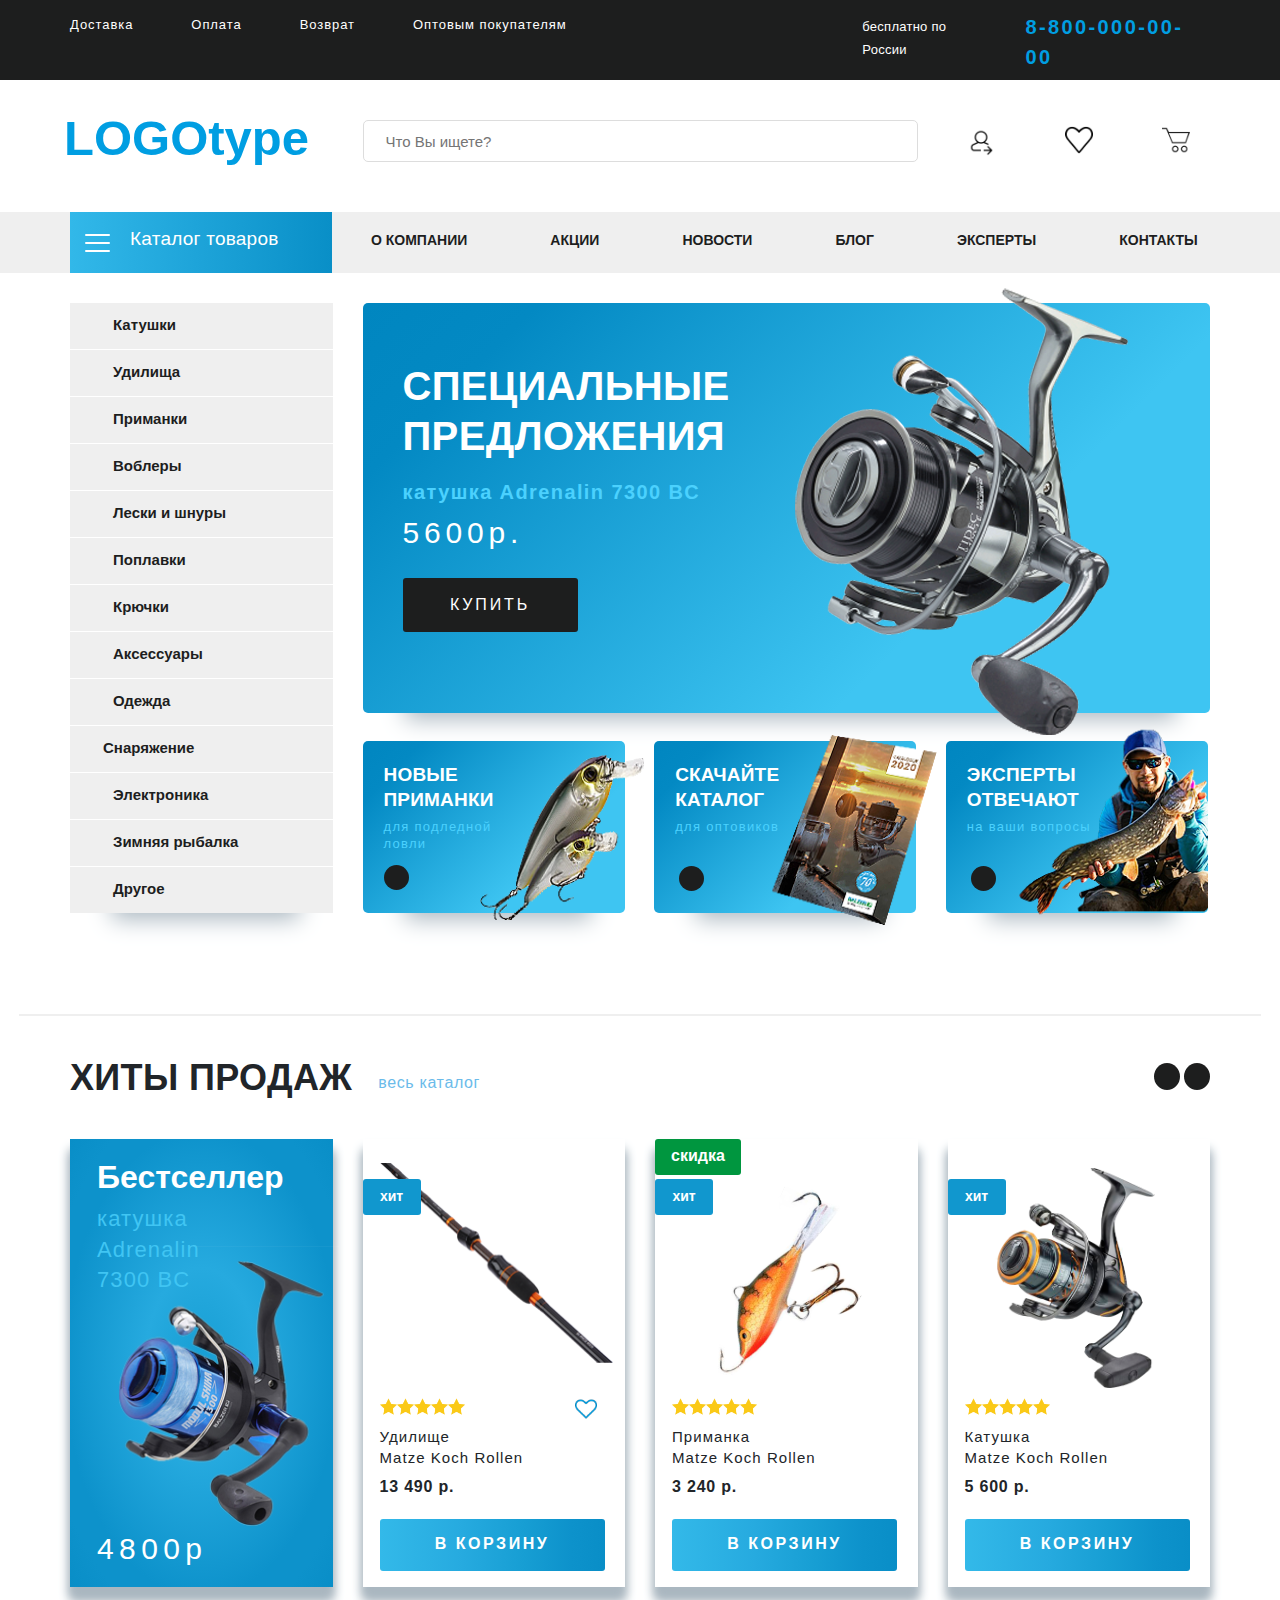
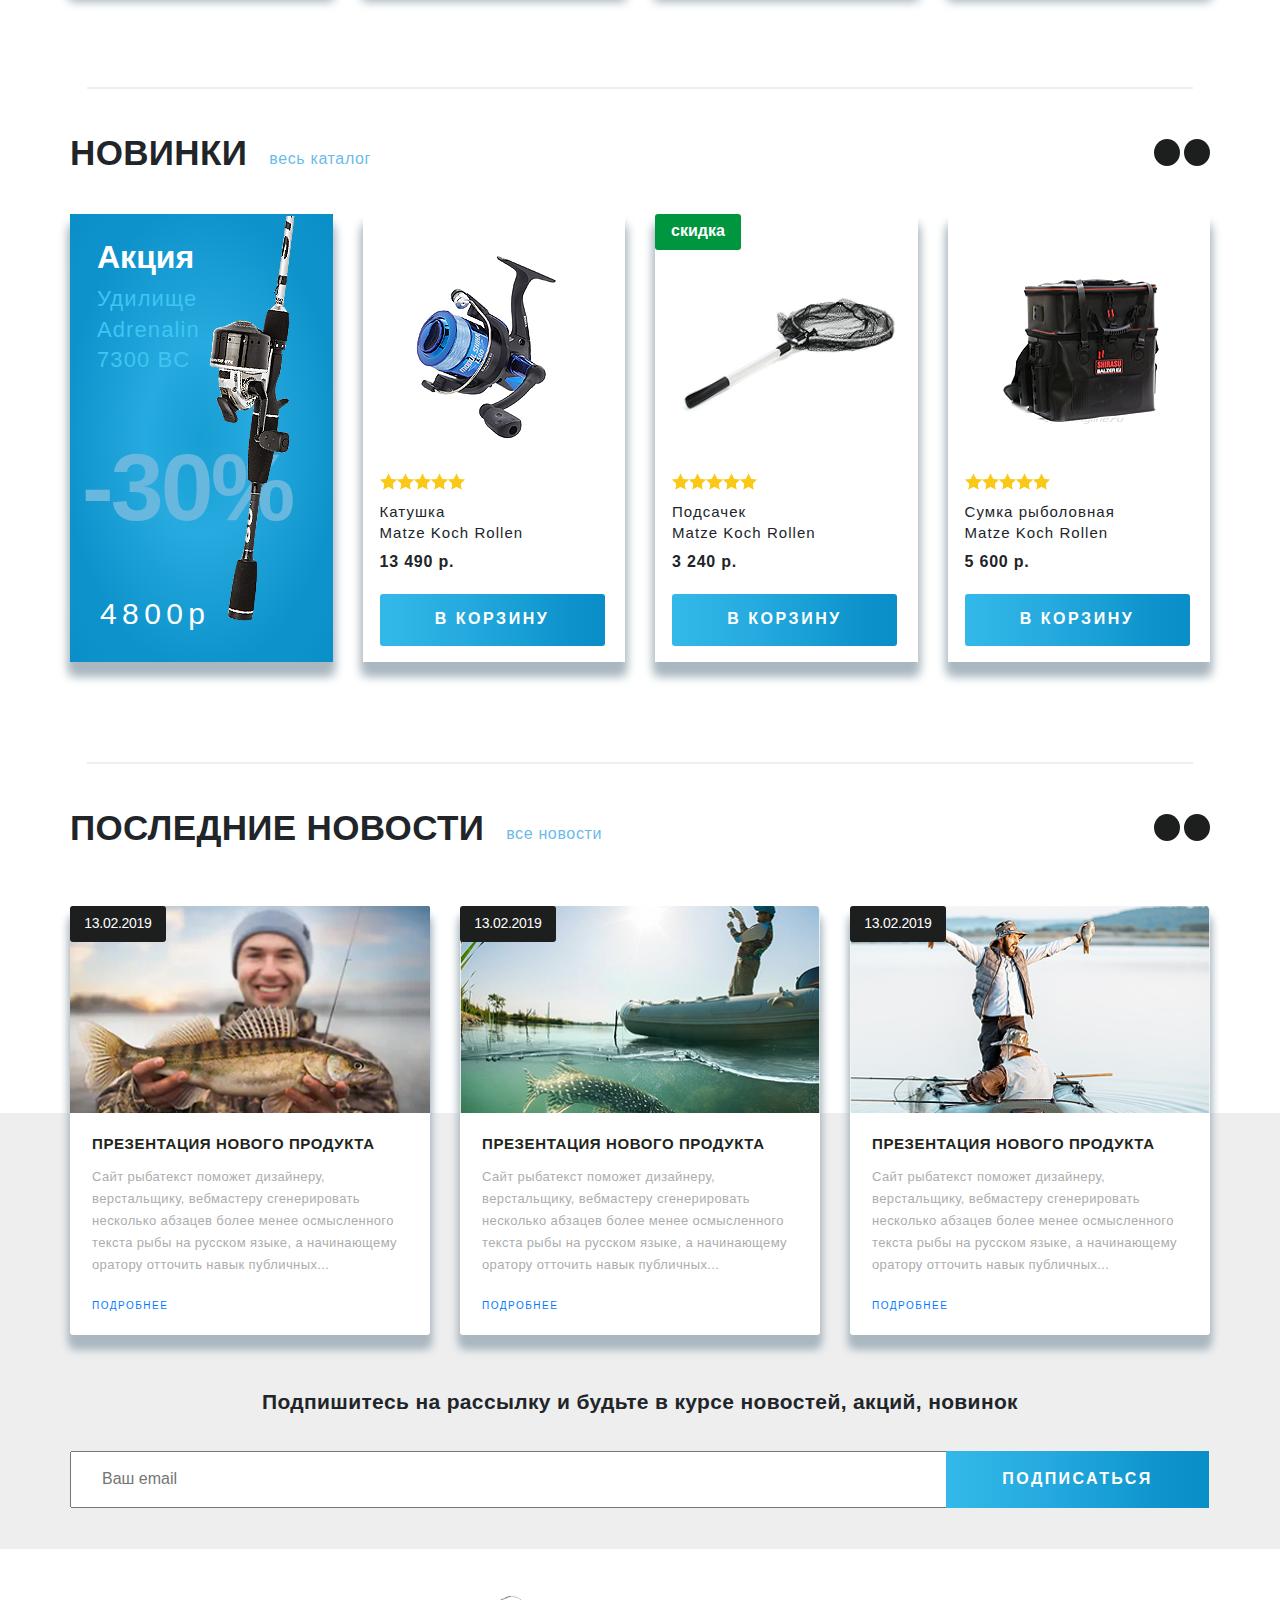
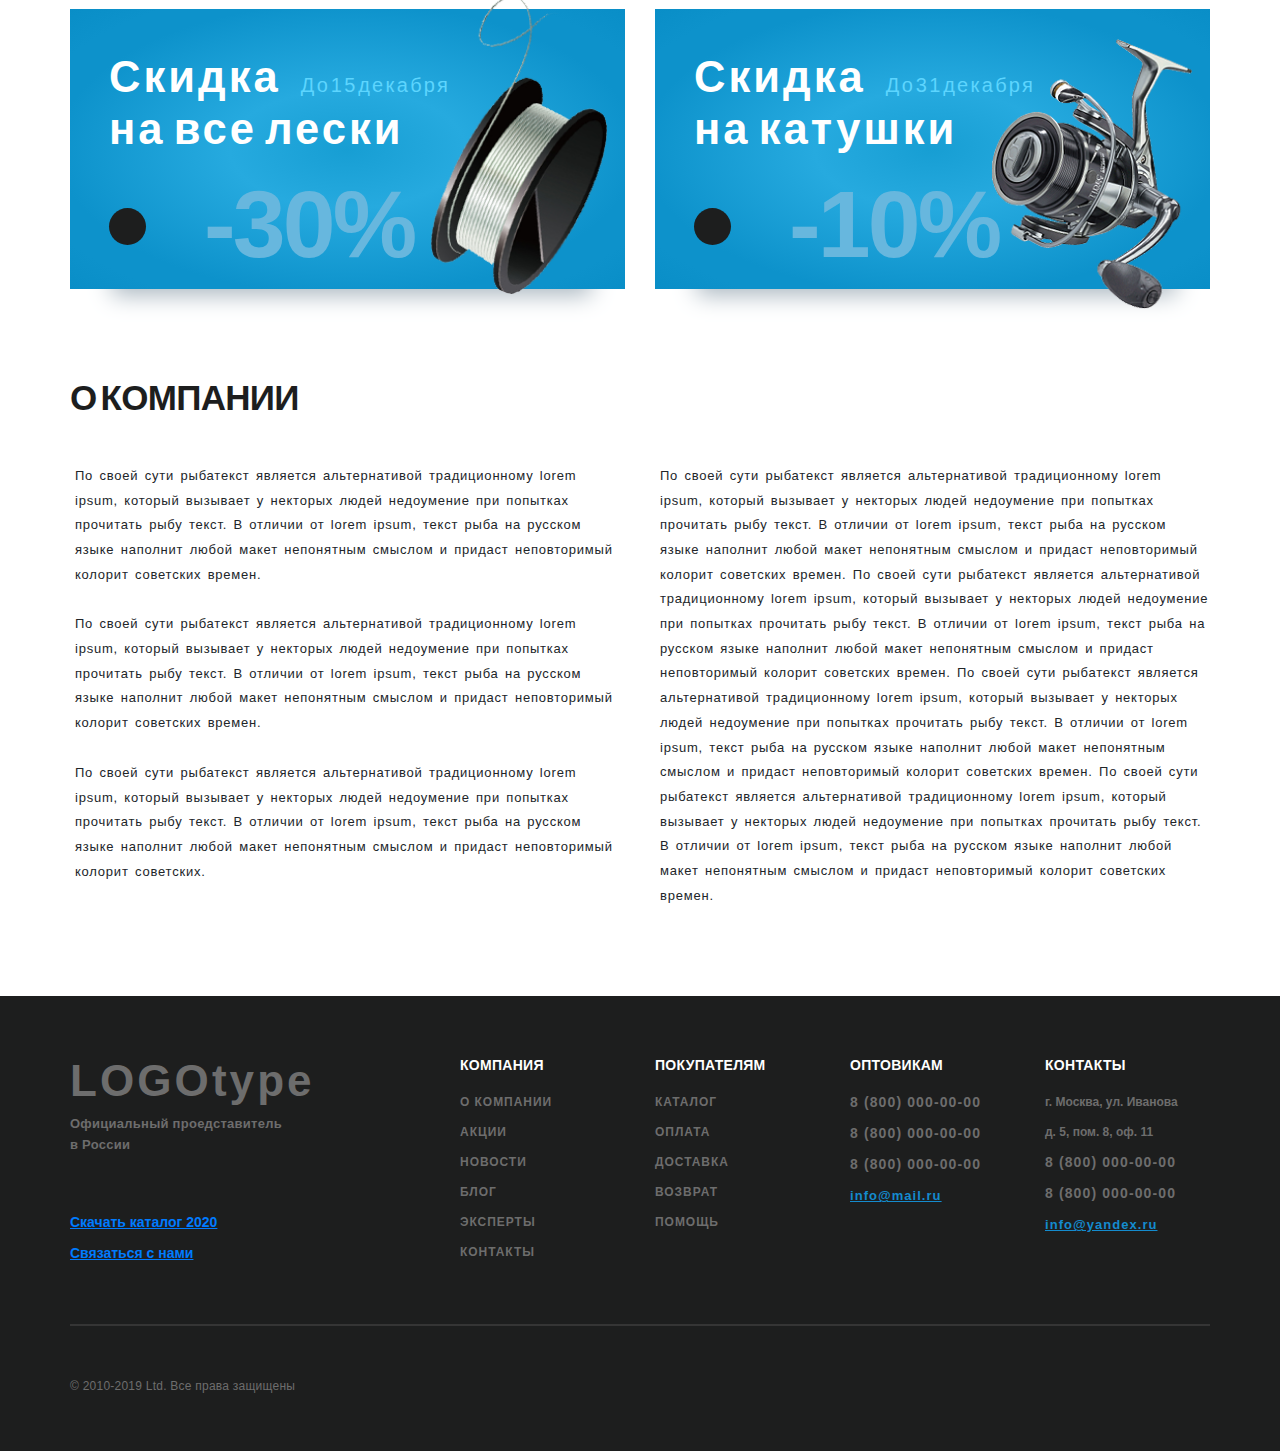
<file: index.html>
<!DOCTYPE html>
<html lang="en">
<head>
	<meta charset="UTF-8">
	<meta name="viewport" content="width=device-width, initial-scale=1"> 
	<title>test</title>
	<link rel="stylesheet" href="https://use.fontawesome.com/releases/v5.0.10/css/all.css" integrity="sha384-+d0P83n9kaQMCwj8F4RJB66tzIwOKmrdb46+porD/OvrJ+37WqIM7UoBtwHO6Nlg" crossorigin="anonymous">
	<!-- Bootstrap Reboot CSS --> 
	<link rel="stylesheet" href="css/bootstrap-reboot.min.css">
	<!-- Bootstrap CSS -->
	<link rel="stylesheet" href="css/bootstrap.min.css">
	<!-- Main CSS -->
	<link rel="stylesheet" href="css/mycss.css" type="text/css">
</head>
<body>
	<section class="info" id="info">
		<div class="container">
			<div class="row">
				<div class="col-lg-7">
					<ul class="info-list d-flex">
						<li>
							<a class="info-list__item" href="#">
								Доставка<span><i class="far fa-circle"></i></span> 
							</a>
						</li>
						<li>
							<a class="info-list__item" href="#">
								Оплата<span><i class="far fa-circle"></i></span> 
							</a>
						</li>
						<li>
							<a class="info-list__item" href="#">
								Возврат<span><i class="far fa-circle"></i></span> 
							</a>
						</li>
						<li>
							<a class="info-list__item" href="#">
								Оптовым покупателям 
							</a>
						</li>
					</ul>
				</div>
				<div class="col-lg-5 info-contacts ml-auto d-flex">
					<p class="info-text">
						бесплатно по России
					</p>
					<a class="info-phone" href="#">8-800-000-00-00</a>
				</div>				
			</div>
		</div>
	</section>
	<section class="search" id="search">
		<div class="container">
			<div class="row">
				<div class="col-lg-3">
					<div class="logo">
						<span>Logo</span>type
					</div>
				</div>
				<div class="col-lg-6">
					<form class="search-form">
  						<input type="text" placeholder="Что Вы ищете?" class="search-input">
  						<button type="submit">
  							<i class="fas fa-search"></i>
  						</button>
					</form>
				</div>
				<div class="co-1 col-lg-1">
					<a href="#">
						<!--<i class="fas fa-cart-plus"></i>-->
						<img class="search-icon user" src="img/user.png" alt="icon">
					</a>
				</div>
				<div class="col-1 col-lg-1">
					<a href="#">
						<!--<i class="far fa-heart"></i>-->
						<img class="search-icon" src="img/heart1.png" alt="icon">
					</a>
				</div>
				<div class="col-1 col-lg-1">
					<a href="#">
						<!--<i class="fas fa-cart-plus"></i>-->
						<img class="search-icon" src="img/cart.png" alt="icon">
					</a>
				</div>
			</div>
		</div>
	</section>
	<nav class="nav" id="nav">
		<div class="container">
			<div class="row">
				<div class="col-3 col-lg-3">
					<div class="nav-catalog__btn d-flex">
						<div class="nav-hamburger">
							<!--<i class="fa fa-bars"></i>-->
							<span class="icon-bar" id="span1"></span>
	           	 			<span class="icon-bar" id="span2"></span>
	            			<span class="icon-bar" id="span3"></span>
            			</div>
						<p>
							Каталог товаров
						</p>
						<div class="nav-shevron">
							<i class="fas fa-chevron-down"></i>
						</div>
					</div>
				</div>
				<div class="d-none col-lg-9 d-lg-block ml-auto">
					<ul class="nav-menu d-flex">
						<li class="menu-link item">
							<a href="#">
								О компании
							</a>
						</li>
						<li class="menu-link item">
							<a href="#">
								Акции
							</a>
						</li>
						<li class="menu-link item">
							<a href="#">
								Новости
							</a>
						</li>
						<li class="menu-link item">
							<a href="#">
								Блог
							</a>
						</li>
						<li class="menu-link item">
							<a href="#">
								Эксперты
							</a>
						</li>
						<li class="menu-link">
							<a href="#">
								Контакты
							</a>
						</li>
					</ul>
				</div>
			</div>
		</div>
	</nav>
	<header class="header" id="header">
		<div class="container">
			<div class="row">
				<div class="col-3 d-none d-lg-block col-lg-3">
					<div class="header-catalog">
						<ul class="header-catalog__list">
							<li class="header-catalog__link">
								<a href="#">
									<i class="far fa-circle circle"></i>
									Катушки
									<i class="fas fa-chevron-right"></i>
								</a>
							</li>
							<li class="header-catalog__link">
								<a href="#">
									<i class="far fa-circle circle"></i>
									Удилища
									<i class="fas fa-chevron-right"></i>
								</a>
							</li>
							<li class="header-catalog__link">
								<a href="#">
									<i class="far fa-circle circle"></i>
									Приманки
									<i class="fas fa-chevron-right"></i>
								</a>
							</li>
							<li class="header-catalog__link">
								<a href="#">
									<i class="far fa-circle circle"></i>
									Воблеры
									<i class="fas fa-chevron-right"></i>
								</a>
							</li>
							<li class="header-catalog__link">
								<a href="#">
									<i class="far fa-circle circle"></i>
									Лески и шнуры
									<i class="fas fa-chevron-right"></i>
								</a>
							</li>
							<li class="header-catalog__link">
								<a href="#">
									<i class="far fa-circle circle"></i>
									Поплавки
									<i class="fas fa-chevron-right"></i>
								</a>
							</li>
							<li class="header-catalog__link">
								<a href="#">
									<i class="far fa-circle circle"></i>
									Крючки
									<i class="fas fa-chevron-right"></i>
								</a>
							</li>
							<li class="header-catalog__link">
								<a href="#">
									<i class="far fa-circle circle"></i>
									Аксессуары
									<i class="fas fa-chevron-right"></i>
								</a>
							</li>
							<li class="header-catalog__link">
								<a href="#">
									<i class="far fa-circle circle"></i>
									Одежда
									<i class="fas fa-chevron-right"></i>
								</a>
							</li>
							<li class="header-catalog__link">
								<a href="#">
									<i class="far fa-circle"></i>
									Снаряжение
									<i class="fas fa-chevron-right"></i>
								</a>
							</li>
							<li class="header-catalog__link">
								<a href="#">
									<i class="far fa-circle circle"></i>
									Электроника
									<i class="fas fa-chevron-right"></i>
								</a>
							</li>
							<li class="header-catalog__link">
								<a href="#">
									<i class="far fa-circle circle"></i>
									Зимняя рыбалка
									<i class="fas fa-chevron-right"></i>
								</a>
							</li>
							<li class="header-catalog__link">
								<a href="#">
									<i class="far fa-circle circle"></i>
									Другое
									<i class="fas fa-chevron-right"></i>
								</a>
							</li>
						</ul>
					</div>
				</div>
				<div class="col-lg-9">
					<div class="header-discount">
						<div class="header-discount__info">
							<h1 class="discount-title">
								Специальные<br>предложения
							</h1>
							<p class="discount-text">
								катушка Adrenalin 7300 BC
							</p>
							<span>
								5600p.
							</span>
							<a class="discount-btn" href="#">
								Купить
							</a>
							<div class="header-discount__pointer"></div>
						</div>
						<div class="discount-img"></div>
					</div>
					<div class="header-discount__cards d-flex">
							<div class="header-card left">
								<h3 class="header-card__title">
									новые<br>приманки
								</h3>
								<p class="header-card__text">
									для подледной ловли
								</p>
								<a class="header-card__btn card-left" href="#">
									<i class="fas fa-chevron-right"></i>
								</a>
								<div class="header-card-img fish"></div>
							</div>
							<div class="header-card center">
								<h3 class="header-card__title">
									Скачайте<br>каталог
								</h3>
								<p class="header-card__text">
									для оптовиков
								</p>
								<a class="header-card__btn card-center" href="#">
									<i class="fas fa-chevron-right"></i>
								</a>
								<div class="header-card-img book"></div>
							</div>
							<div class="header-card">
								<h3 class="header-card__title">
									Эксперты<br>отвечают
								</h3>
								<p class="header-card__text">
									на ваши вопросы
								</p>
								<a class="header-card__btn card-right" href="#">
									<i class="fas fa-chevron-right"></i>
								</a>
								<div class="header-card-img manfish"></div>
							</div>
						</div>
					</div>
				</div>
			</div>
			<span class="header-bottom__line"></span>
		</div>
	</header>
	<section class="hits" id="hits">
		<div class="container">
			<div class="hits-titles d-flex">
				<h2 class="hits-title">
					Хиты продаж
				</h2>
				<a class="hits-catalog__submit" href="#">
					весь каталог
				</a>
				<div class="hits-btns d-flex ml-auto">
					<a class="hits-btn left" href="#">
						<i class="fas fa-chevron-left"></i>
					</a>
					<a class="hits-btn right" href="#">
						<i class="fas fa-chevron-right"></i>
					</a>
				</div>
			</div>
			<div class="row">
				<div class="col-lg-3">
					<div class="hit-card bastseller">
						<h3 class="hit-card__title">
							Бестселлер
						</h3>
						<p class="hit-card__text">
							катушка<br> Adrenalin<br> 7300 BC
						</p>
						<div class="hit-card__img"></div>
						<p class="hit-card__money">
							4800p
						</p>
					</div>
				</div>
				<div class="col-lg-3">
					<div class="hit-card product">
						<div class="block-discount d-none">
							cкидка
						</div>
						<div class="block-hit">
							хит
						</div>
						<div class="hit-card-spinning__img"></div>
						<div class="hit-icons d-flex">
							<div class="news-icons__stars d-flex">
								<img class="star" src="img/star.png" alt="icon">
								<img class="star" src="img/star.png" alt="icon">
								<img class="star" src="img/star.png" alt="icon">
								<img class="star" src="img/star.png" alt="icon">
								<img class="star" src="img/star.png" alt="icon">	
							</div>
							<img class="hit-icon" src="img/heart.png" alt="icon">
						</div>
						<p class="hit-card__position">
							Удилище<br> Matze Koch Rollen
						</p>
						<span>
							13 490 p.
						</span>
						<a class="hit-card__btn" href="#">
							в корзину
						</a>
					</div>
				</div>
				<div class="col-lg-3">
					<div class="hit-card product">
						<div class="block-discount">
							cкидка
						</div>
						<div class="block-hit">
							хит
						</div>
						<div class="hit-card-fish__img"></div>
						<div class="hit-icons d-flex">
							<div class="news-icons__stars d-flex">
								<img class="star" src="img/star.png" alt="icon">
								<img class="star" src="img/star.png" alt="icon">
								<img class="star" src="img/star.png" alt="icon">
								<img class="star" src="img/star.png" alt="icon">
								<img class="star" src="img/star.png" alt="icon">	
							</div>
						</div>
						<p class="hit-card__position">
							Приманка<br> Matze Koch Rollen
						</p>
						<span>
							3 240 p.
						</span>
						<a class="hit-card__btn" href="#">
							в корзину
						</a>
					</div>
				</div>
				<div class="col-lg-3">
					<div class="hit-card product">
						<div class="block-discount d-none">
							cкидка
						</div>
						<div class="block-hit">
							хит
						</div>
						<div class="hit-card-koil__img"></div>
						<div class="hit-icons d-flex">
							<div class="news-icons__stars d-flex">
								<img class="star" src="img/star.png" alt="icon">
								<img class="star" src="img/star.png" alt="icon">
								<img class="star" src="img/star.png" alt="icon">
								<img class="star" src="img/star.png" alt="icon">
								<img class="star" src="img/star.png" alt="icon">	
							</div>
						</div>
						<p class="hit-card__position">
							Катушка<br> Matze Koch Rollen
						</p>
						<span>
							5 600 p.
						</span>
						<a class="hit-card__btn" href="#">
							в корзину
						</a>
					</div>
				</div>
			</div>
			<span class="header-bottom__line"></span>
		</div>
	</section>
	<section class="news" id="news">
		<div class="container">
			<div class="news-titles d-flex">
				<h2 class="news-title">
					Новинки
				</h2>
				<a class="news-catalog__submit" href="#">
					весь каталог
				</a>
				<div class="news-btns d-flex ml-auto">
					<a class="news-btn left" href="#">
						<i class="fas fa-chevron-left"></i>
					</a>
					<a class="news-btn right" href="#">
						<i class="fas fa-chevron-right"></i>
					</a>
				</div>
			</div>
			<div class="row">
				<div class="col-lg-3">
					<div class="news-card action">
						<h3 class="news-card__title">
							Акция
						</h3>
						<p class="news-card__text">
							Удилище<br>Adrenalin<br>7300 BC
						</p>
						<span class="news-card__discount">-30%</span>
						<div class="news-card__img"></div>
						<p class="news-card__money">
							4800p
						</p>
					</div>
				</div>
				<div class="col-lg-3">
					<div class="news-card product">
						<div class="block-discount d-none">
							Скидка
						</div>
						<div class="block-hit d-none">
							хит
						</div>
						<div class="news-card-koil1__img"></div>
						<div class="news-icons d-flex">
							<div class="news-icons__stars d-flex">
								<img class="star" src="img/star.png" alt="icon">
								<img class="star" src="img/star.png" alt="icon">
								<img class="star" src="img/star.png" alt="icon">
								<img class="star" src="img/star.png" alt="icon">
								<img class="star" src="img/star.png" alt="icon">	
							</div>
						</div>
						<p class="news-card__position">
							Катушка<br> Matze Koch Rollen
						</p>
						<span>
							13 490 p.
						</span>
						<a class="news-card__btn" href="#">
							в корзину
						</a>
					</div>
				</div>
				<div class="col-lg-3">
					<div class="news-card product">
						<div class="block-discount">
							cкидка
						</div>
						<div class="block-hit d-none">
							хит
						</div>
						<div class="news-card-nipple__img"></div>
						<div class="news-icons d-flex">
							<div class="news-icons__stars d-flex">
								<img class="star" src="img/star.png" alt="icon">
								<img class="star" src="img/star.png" alt="icon">
								<img class="star" src="img/star.png" alt="icon">
								<img class="star" src="img/star.png" alt="icon">
								<img class="star" src="img/star.png" alt="icon">	
							</div>
						</div>
						<p class="news-card__position">
							Подсачек<br> Matze Koch Rollen
						</p>
						<span>
							3 240 p.
						</span>
						<a class="news-card__btn" href="#">
							в корзину
						</a>
					</div>
				</div>
				<div class="col-lg-3">
					<div class="news-card product">
						<div class="block-discount d-none">
							cкидка
						</div>
						<div class="block-hit d-none">
							хит
						</div>
						<div class="news-card-bag__img"></div>
						<div class="news-icons d-flex">
							<div class="news-icons__stars d-flex">
								<img class="star" src="img/star.png" alt="icon">
								<img class="star" src="img/star.png" alt="icon">
								<img class="star" src="img/star.png" alt="icon">
								<img class="star" src="img/star.png" alt="icon">
								<img class="star" src="img/star.png" alt="icon">	
							</div>
						</div>
						<p class="news-card__position">
							Сумка рыболовная<br> Matze Koch Rollen
						</p>
						<span>
							5 600 p.
						</span>
						<a class="news-card__btn" href="#">
							в корзину
						</a>
					</div>
				</div>
			</div>
			<span class="header-bottom__line"></span>
		</div>
	</section>
	<section class="last_news" id="last_news">
		<div class="container">
			<div class="news-titles last_news-title d-flex">
				<h2 class="news-title">
					Последние новости
				</h2>
				<a class="news-catalog__submit" href="#">
					все новости
				</a>
				<div class="news-btns d-flex ml-auto">
					<a class="news-btn left" href="#">
						<i class="fas fa-chevron-left"></i>
					</a>
					<a class="news-btn right" href="#">
						<i class="fas fa-chevron-right"></i>
					</a>
				</div>
			</div>
			<div class="row">
				<div class="col-lg-4">
					<div class="last_news__card">
						<div class="data">
							13.02.2019
						</div>
						<div class="last_news__card1__img"></div>
						<h4 class="last_news__card__title">
							Презентация нового продукта
						</h4>
						<p class="last_news__card__text">
							Сайт рыбатекст поможет дизайнеру, верстальщику, вебмастеру сгенерировать несколько абзацев более менее осмысленного текста рыбы на русском языке, а начинающему оратору отточить навык публичных...
						</p>
						<a href="#">
							Подробнее
						</a>
					</div>
				</div>
				<div class="col-lg-4">
					<div class="last_news__card">
						<div class="data">
							13.02.2019
						</div>
						<div class="last_news__card2__img"></div>
						<h4 class="last_news__card__title">
							Презентация нового продукта
						</h4>
						<p class="last_news__card__text">
							Сайт рыбатекст поможет дизайнеру, верстальщику, вебмастеру сгенерировать несколько абзацев более менее осмысленного текста рыбы на русском языке, а начинающему оратору отточить навык публичных...
						</p>
						<a href="#">
							Подробнее
						</a>
					</div>
				</div>
				<div class="col-lg-4">
					<div class="last_news__card">
						<div class="data">
							13.02.2019
						</div>
						<div class="last_news__card3__img"></div>
						<h4 class="last_news__card__title">
							Презентация нового продукта
						</h4>
						<p class="last_news__card__text">
							Сайт рыбатекст поможет дизайнеру, верстальщику, вебмастеру сгенерировать несколько абзацев более менее осмысленного текста рыбы на русском языке, а начинающему оратору отточить навык публичных...
						</p>
						<a href="#">
							Подробнее
						</a>
					</div>
				</div>
			</div>
		</div>
	</section>
	<section class="form" id="form">
		<div class="last_news__form">
			<div class="container">
				<p class="last_news__form__text">
					Подпишитесь на рассылку и будьте в курсе новостей, акций, новинок
				</p>
				<form class="form">
	  				<input type="text" placeholder="Ваш email" class="last_news__input">
	  				<button type="submit">
	  					Подписаться
	  				</button>
				</form>
			</div>
		</div>
	</section>
	<section class="discounts" id="discounts">
		<div class="container">
			<div class="row">
				<div class="col-lg-6">
					<div class="discounts-all__product">
						<div class="discounts-all__titles">
							<h2 class="discounts-all__title">
								Скидка<span>До 15 декабря</span><br>на все лески
							</h2>
							<div class="discount-all__numbers d-flex">	
								<a class="discount-all__btn" href="#">
									<i class="fas fa-chevron-right"></i>
								</a>
								<span>-30%</span>
							</div>
						</div>
						<div class="discounts-all__img"></div>
					</div>
				</div>
				<div class="col-lg-6">
					<div class="discounts-all__product">
						<div class="discounts-all__titles">	
							<h2 class="discounts-all__title">
								Скидка<span>До 31 декабря</span><br>на катушки
							</h2>
							<div class="discount-all__numbers d-flex">	
								<a class="discount-all__btn" href="#">
									<i class="fas fa-chevron-right"></i>
								</a>
								<span>-10%</span>
							</div>	
						</div>
						<div class="discounts-all__img__koil"></div>
					</div>
				</div>
			</div>
		</div>
	</section>
	<section class="about" id="about">
		<div class="container">
			<h2 class="about-title">
				О компании
			</h2>
			<div class="row">
				<div class="col-lg-6">
					<p class="about-text">
						По своей сути рыбатекст является альтернативой традиционному lorem ipsum, который вызывает у некторых людей недоумение при попытках прочитать рыбу текст. В отличии от lorem ipsum, текст рыба на русском языке наполнит любой макет непонятным смыслом и придаст неповторимый колорит советских времен.
					</p>
					<p class="about-text">
						По своей сути рыбатекст является альтернативой традиционному lorem ipsum, который вызывает у некторых людей недоумение при попытках прочитать рыбу текст. В отличии от lorem ipsum, текст рыба на русском языке наполнит любой макет непонятным смыслом и придаст неповторимый колорит советских времен.
					</p>
					<p class="about-text">
						По своей сути рыбатекст является альтернативой традиционному lorem ipsum, который вызывает у некторых людей недоумение при попытках прочитать рыбу текст. В отличии от lorem ipsum, текст рыба на русском языке наполнит любой макет непонятным смыслом и придаст неповторимый колорит советских.
					</p>
				</div>
				<div class="col-lg-6">
					<p class="about-text">
						По своей сути рыбатекст является альтернативой традиционному lorem ipsum, который вызывает у некторых людей недоумение при попытках прочитать рыбу текст. В отличии от lorem ipsum, текст рыба на русском языке наполнит любой макет непонятным смыслом и придаст неповторимый колорит советских времен.
						По своей сути рыбатекст является альтернативой традиционному lorem ipsum, который вызывает у некторых людей недоумение при попытках прочитать рыбу текст. В отличии от lorem ipsum, текст рыба на русском языке наполнит любой макет непонятным смыслом и придаст неповторимый колорит советских времен.
						По своей сути рыбатекст является альтернативой традиционному lorem ipsum, который вызывает у некторых людей недоумение при попытках прочитать рыбу текст. В отличии от lorem ipsum, текст рыба на русском языке наполнит любой макет непонятным смыслом и придаст неповторимый колорит советских времен.
						По своей сути рыбатекст является альтернативой традиционному lorem ipsum, который вызывает у некторых людей недоумение при попытках прочитать рыбу текст. В отличии от lorem ipsum, текст рыба на русском языке наполнит любой макет непонятным смыслом и придаст неповторимый колорит советских времен.
					</p>
				</div>
			</div>
		</div>
	</section>
	<footer class="footer" id="footer">
		<div class="container">
			<div class="row">
				<div class="col-4 col-md-4 col-lg-4">
					<div class="footer-logo">
						<span>Logo</span>type
						<p class="footer-text">
							Официальный проедставитель<br>в России
						</p>
					</div>
					<a class="footer-dawnload" href="#">
						Скачать каталог 2020
					</a>
					<a class="footer-connection" href="#">
						Связаться с нами
					</a>
				</div>
				<div class="col-6 col-md-4 col-lg-2">
					<h4 class="footer-title">
						Компания
					</h4>
					<ul class="footer-list">
						<li>
							<a href="#">
								О компании
							</a>
						</li>
						<li>
							<a href="#">
								Акции
							</a>
						</li>
						<li>
							<a href="#">
								Новости
							</a>
						</li>
						<li>
							<a href="#">
								Блог
							</a>
						</li>
						<li>
							<a href="#">
								Эксперты
							</a>
						</li>
						<li>
							<a href="#">
								Контакты
							</a>
						</li>
					</ul>
				</div>
				<div class="col-6 col-md-4 col-lg-2">
					<h4 class="footer-title">
						Покупателям
					</h4>
					<ul class="footer-list">
						<li>
							<a href="#">
								Каталог
							</a>
						</li>
						<li>
							<a href="#">
								Оплата
							</a>
						</li>
						<li>
							<a href="#">
								Доставка
							</a>
						</li>
						<li>
							<a href="#">
								Возврат
							</a>
						</li>
						<li>
							<a href="#">
								Помощь
							</a>
						</li>
					</ul>
				</div>
				<div class="col-6 col-md-4 col-lg-2">
					<h4 class="footer-title">
						Оптовикам
					</h4>
					<ul class="footer-list">
						<li>
							<a class="footer-phone" href="#">
								8 (800) 000-00-00
							</a>
						</li>
						<li>
							<a class="footer-phone" href="#">
								8 (800) 000-00-00
							</a>
						</li>
						<li>
							<a class="footer-phone" href="#">
								8 (800) 000-00-00
							</a>
						</li>
						<li>
							<a  class="footer-mail" href="#">
								info@mail.ru
							</a>
						</li>
					</ul>
				</div>
				<div class="col-6 col-md-4 col-lg-2">
					<h4 class="footer-title">
						Контакты
					</h4>
					<ul class="footer-list">
						<li>
							г. Москва, ул. Иванова
						</li>
						<li>
							д. 5, пом. 8, оф. 11
						</li>
						<li>
							<a class="footer-phone" href="#">
								8 (800) 000-00-00
							</a>
						</li>
						<li>
							<a class="footer-phone" href="#">
								8 (800) 000-00-00
							</a>
						</li>
						<li>
							<a class="footer-mail" href="#">
								info@yandex.ru
							</a>
						</li>
					</ul>
				</div>
			</div>
			<span class="header-bottom__line footer-line"></span>
			<div class="footer-social d-flex">
				<p class="footer-social__text">
					&#169 2010-2019 Ltd. Все права защищены
				</p>
				<div class="footer-social__icons d-flex ml-auto">
					<a href="#">
						<i class="fab fa-vk"></i>
					</a>
					<a href="#">
						<i class="fab fa-facebook-f"></i>
					</a>
					<a href="#">
						<i class="fab fa-instagram"></i>
					</a>
				</div>
			</div>
		</div>
	</footer>
</body>
</html>
</file>
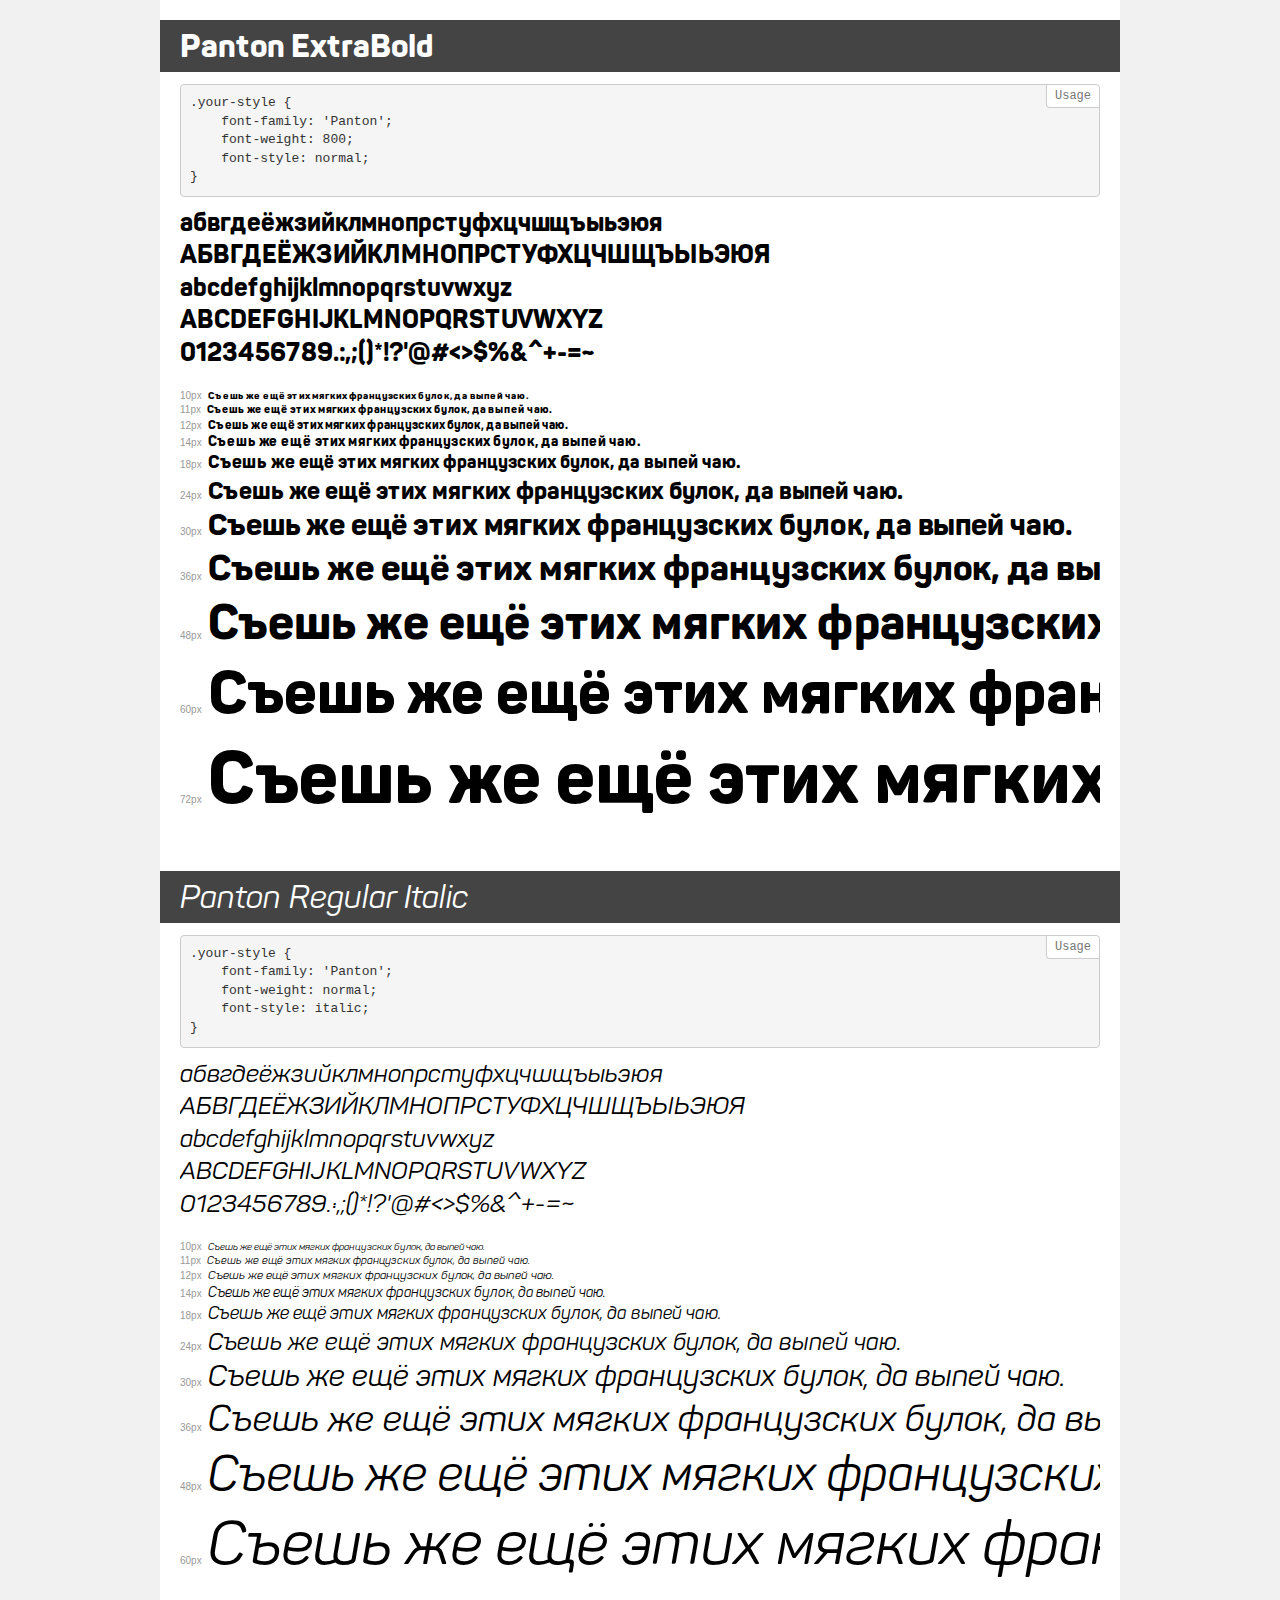
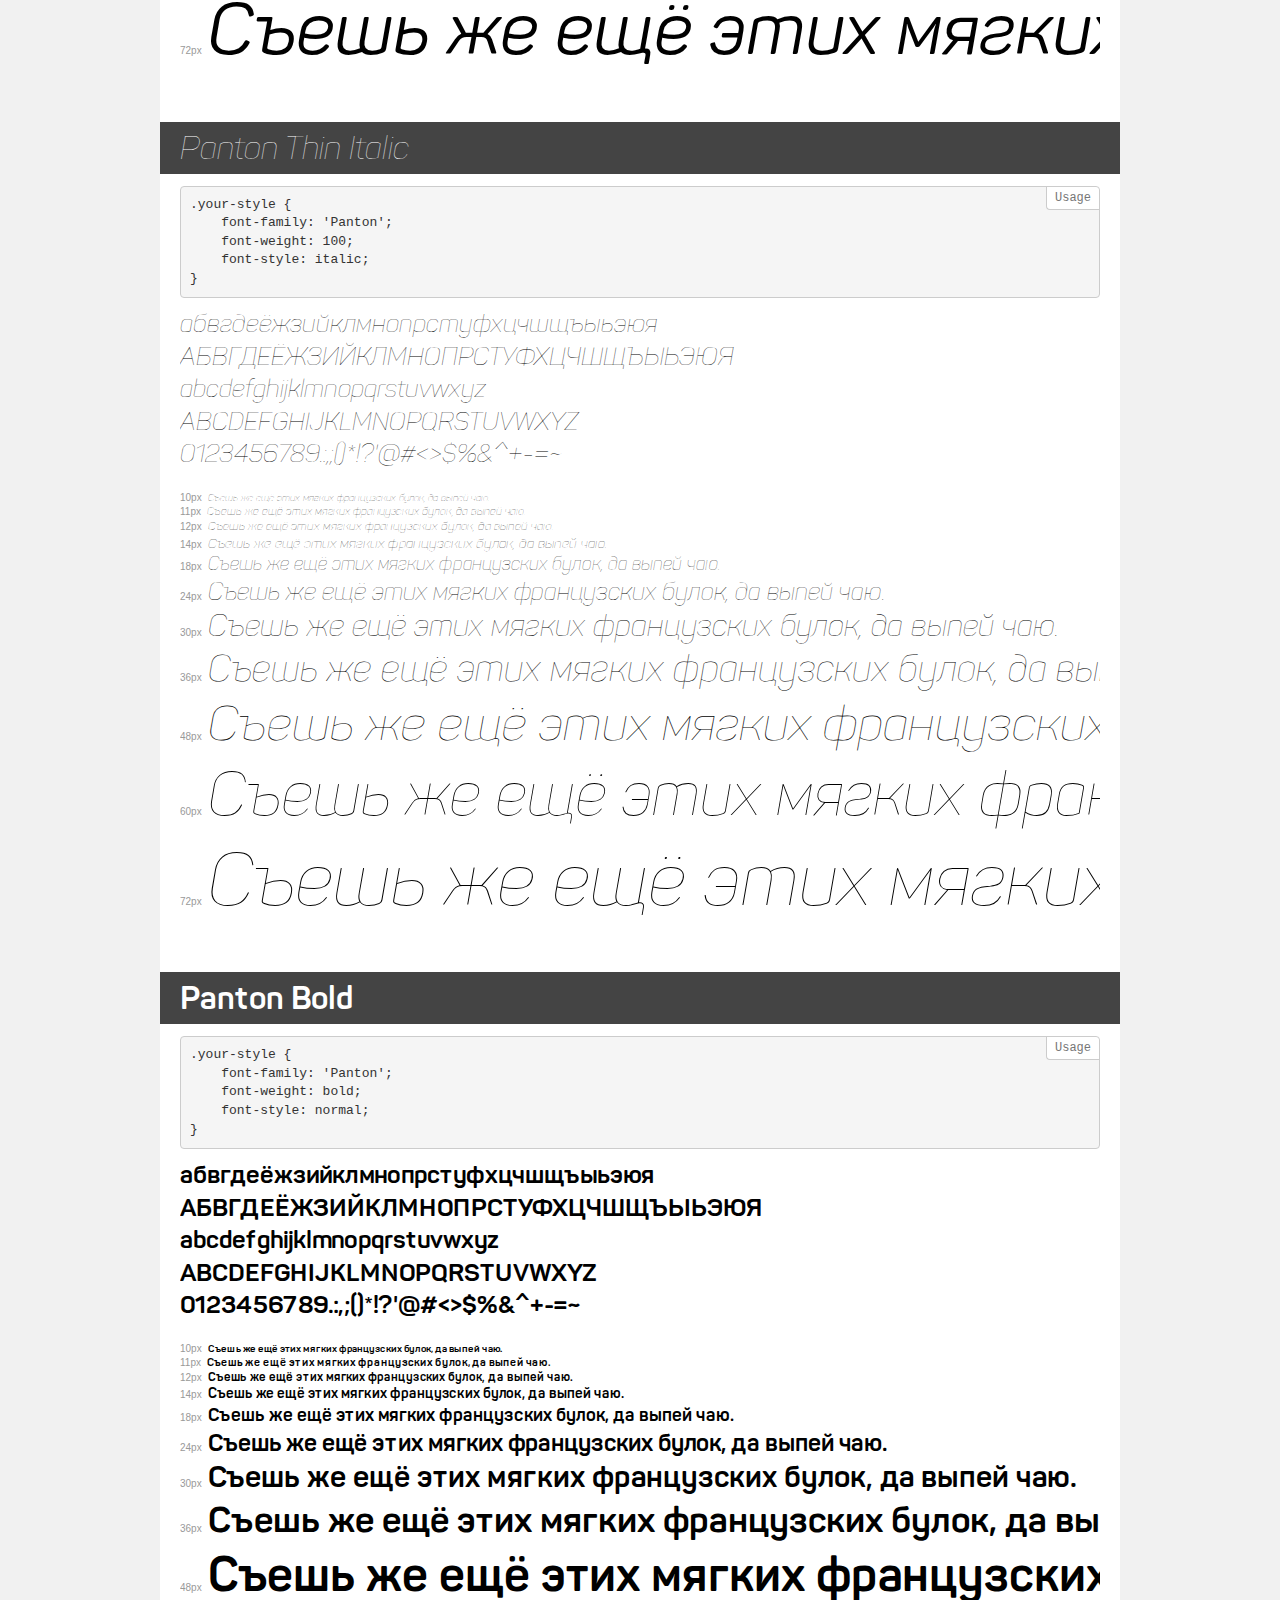
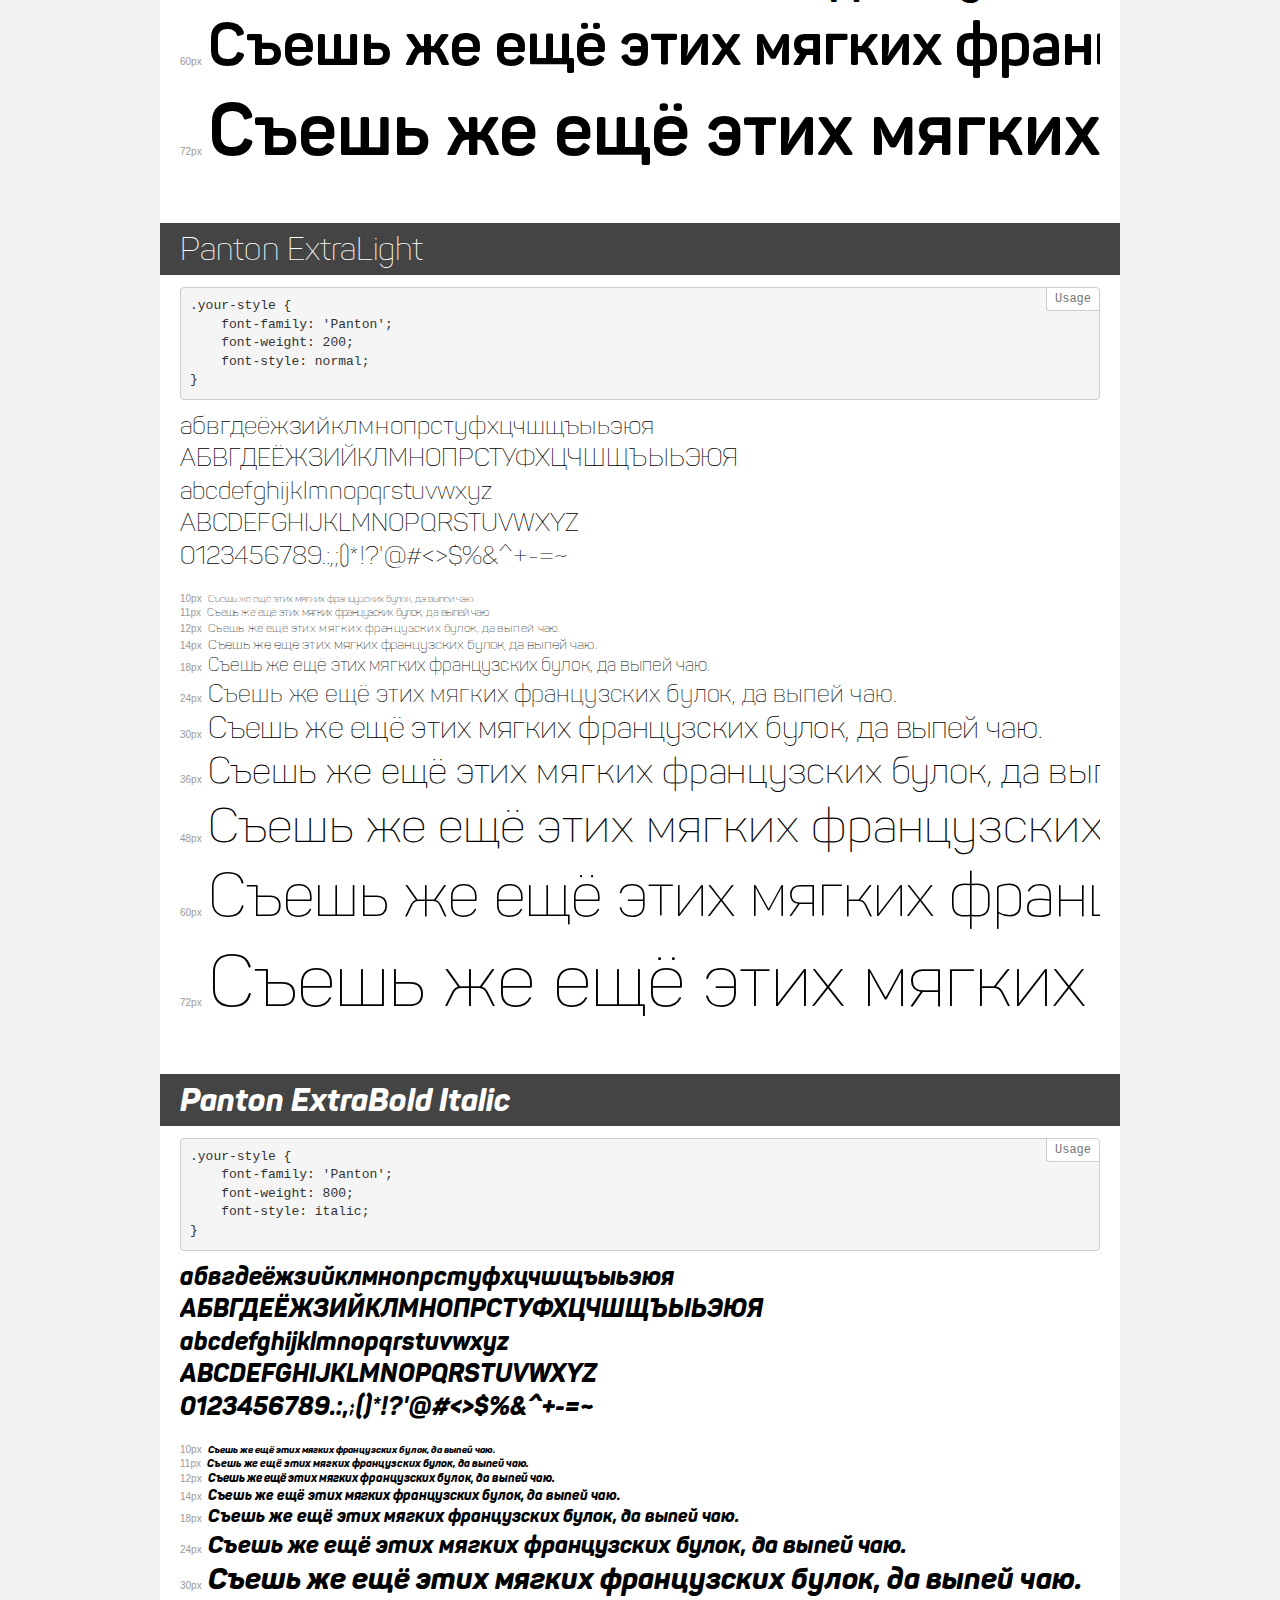
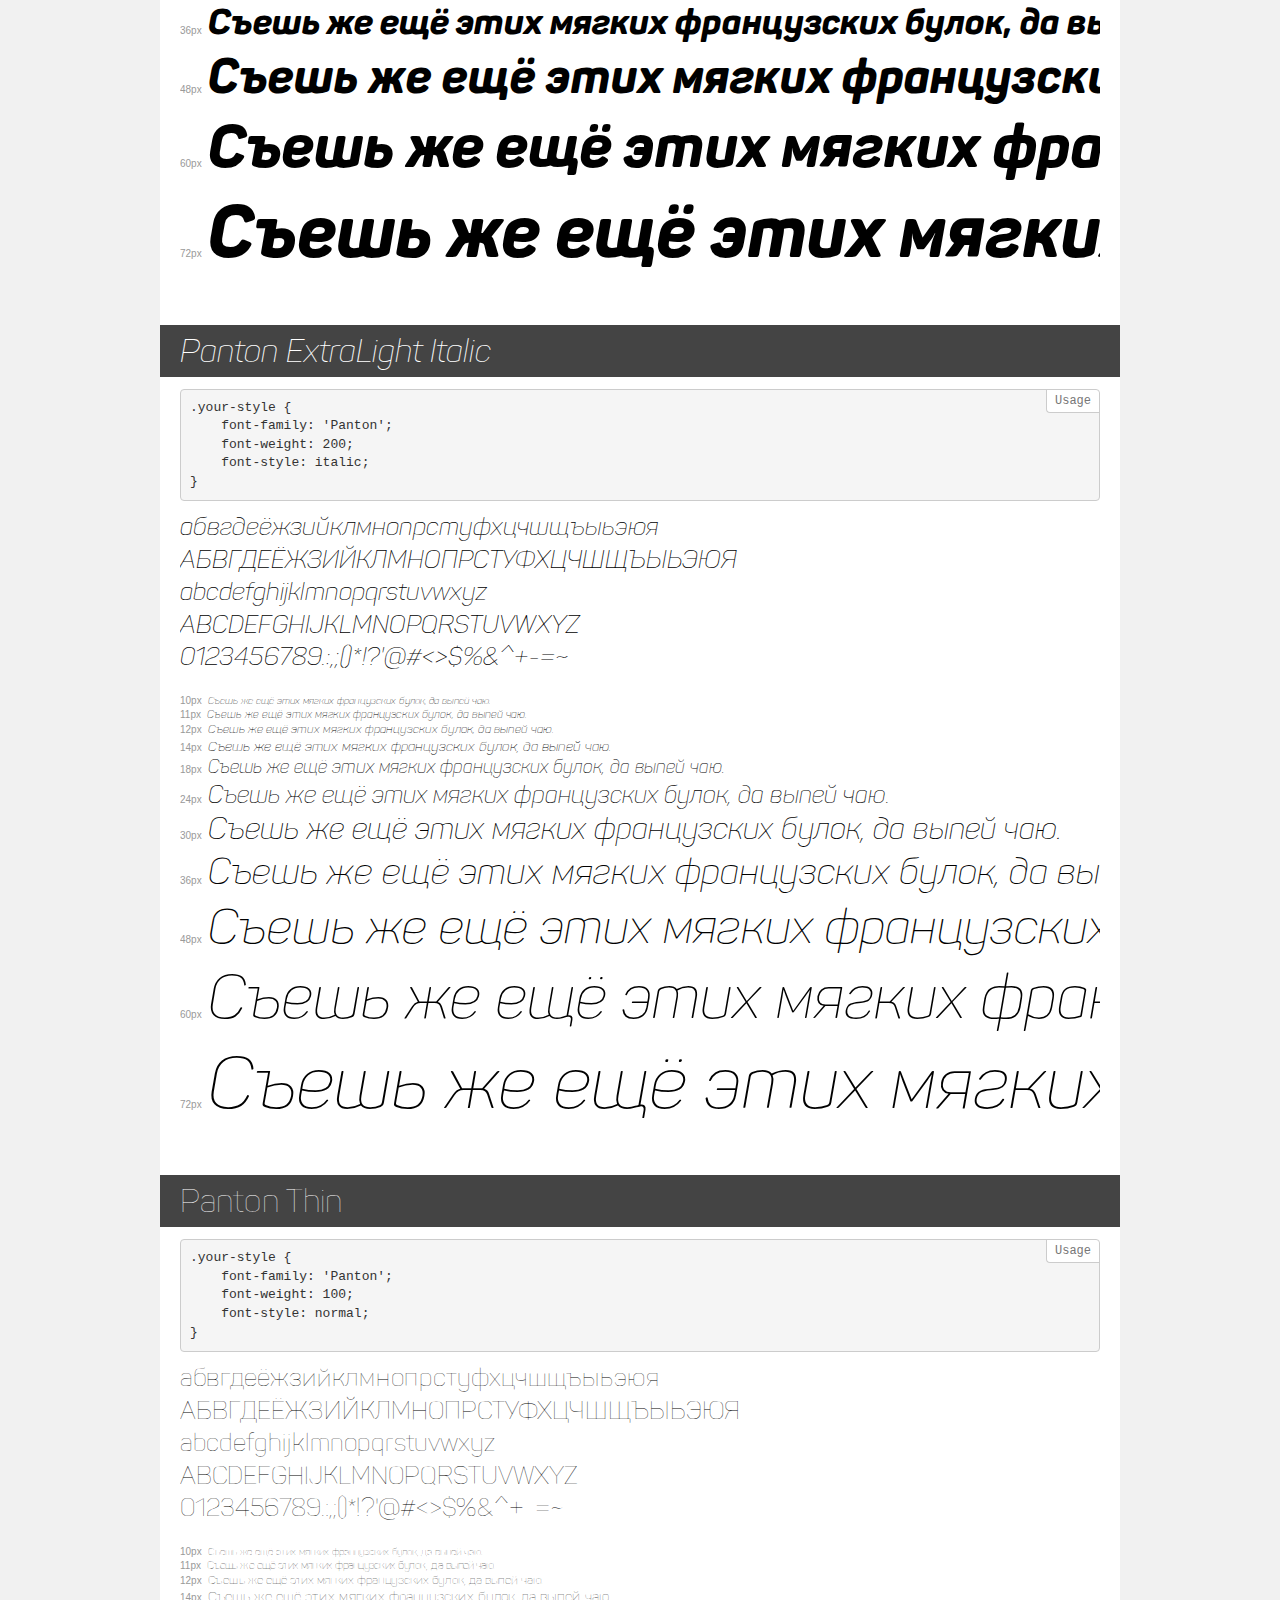
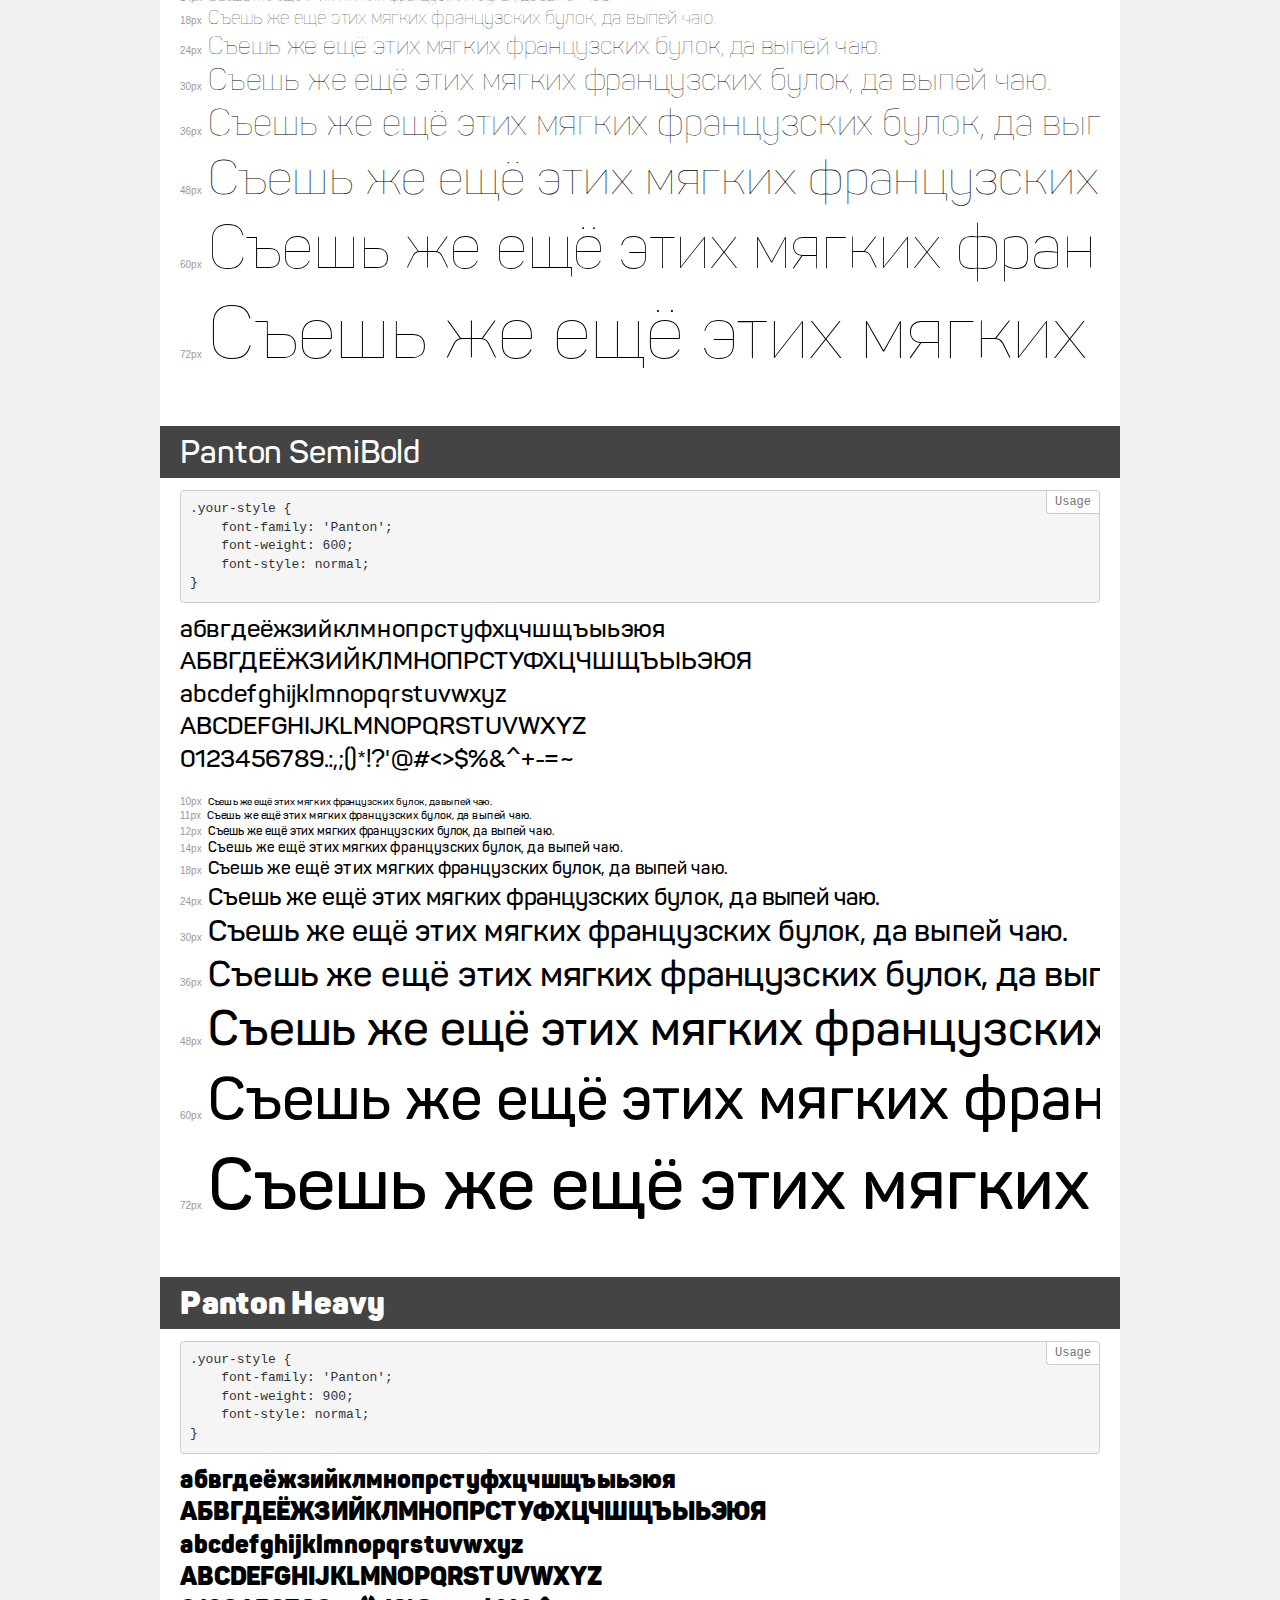
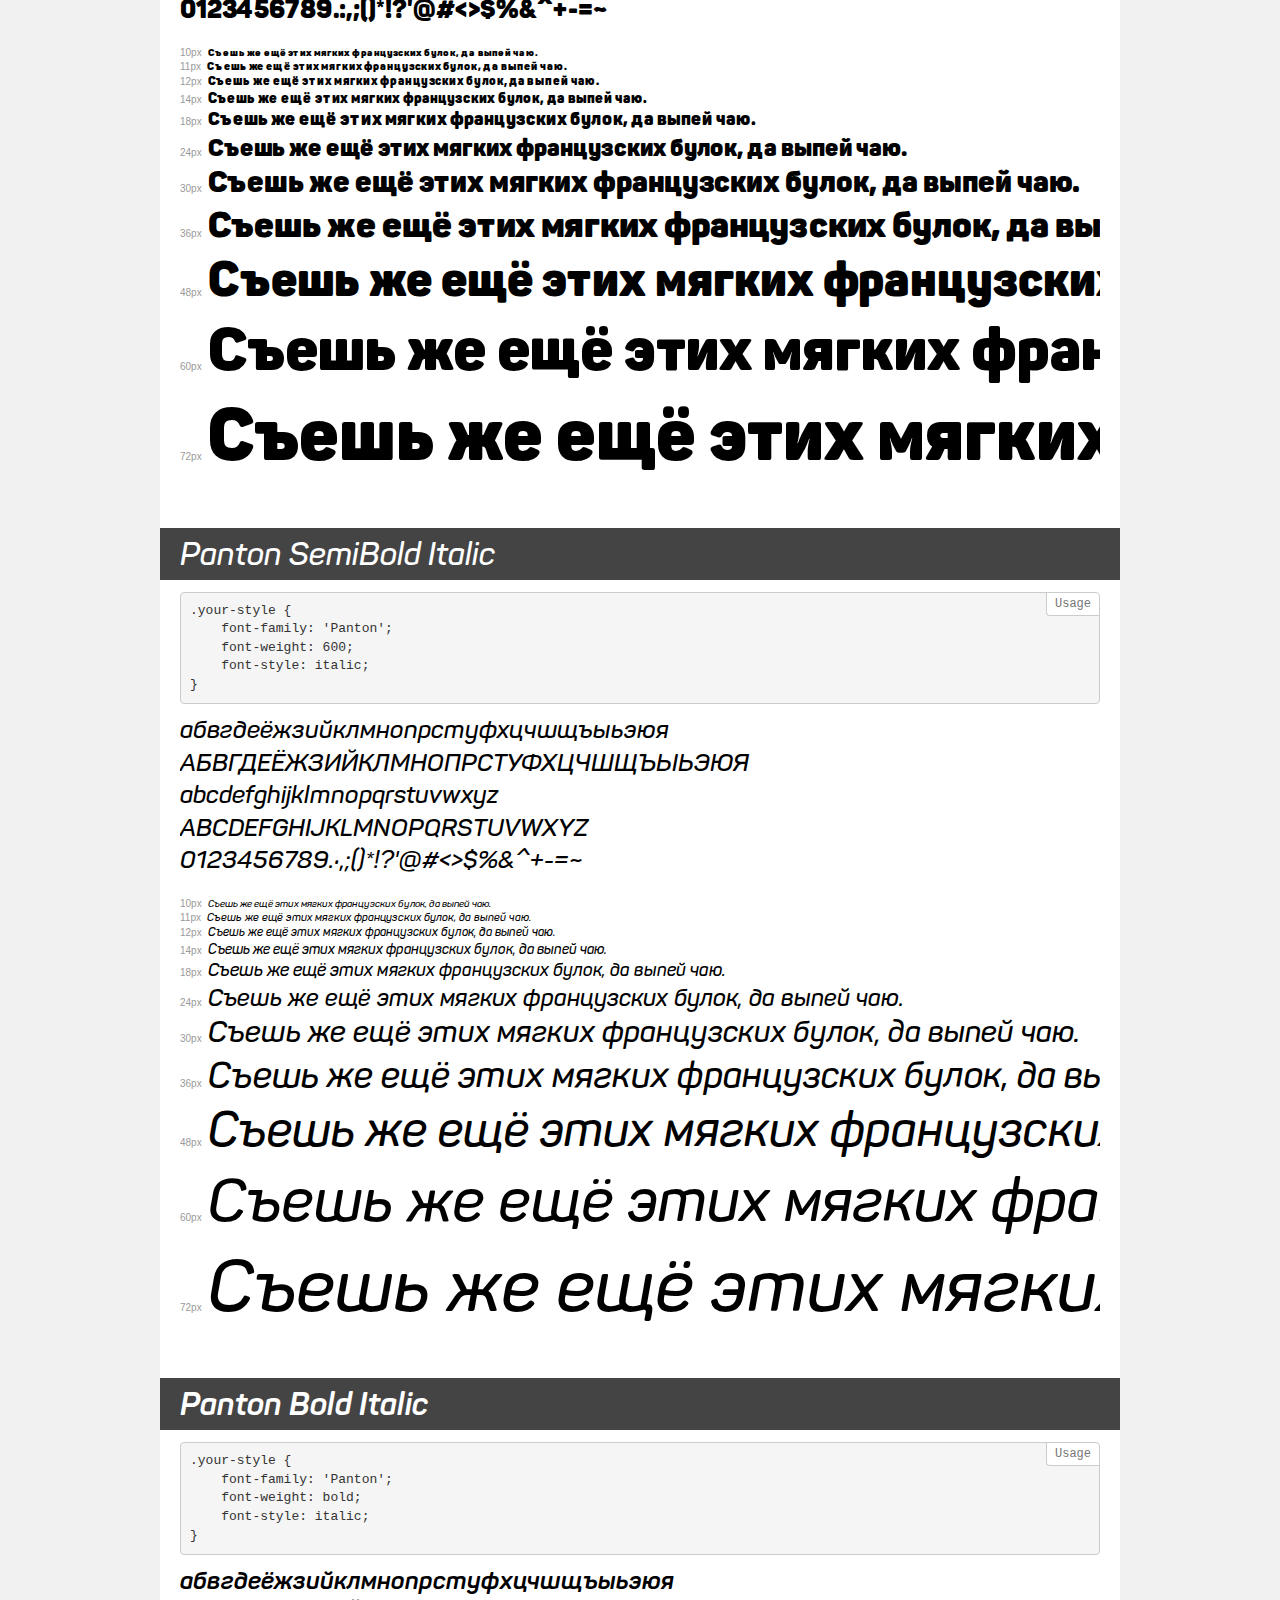
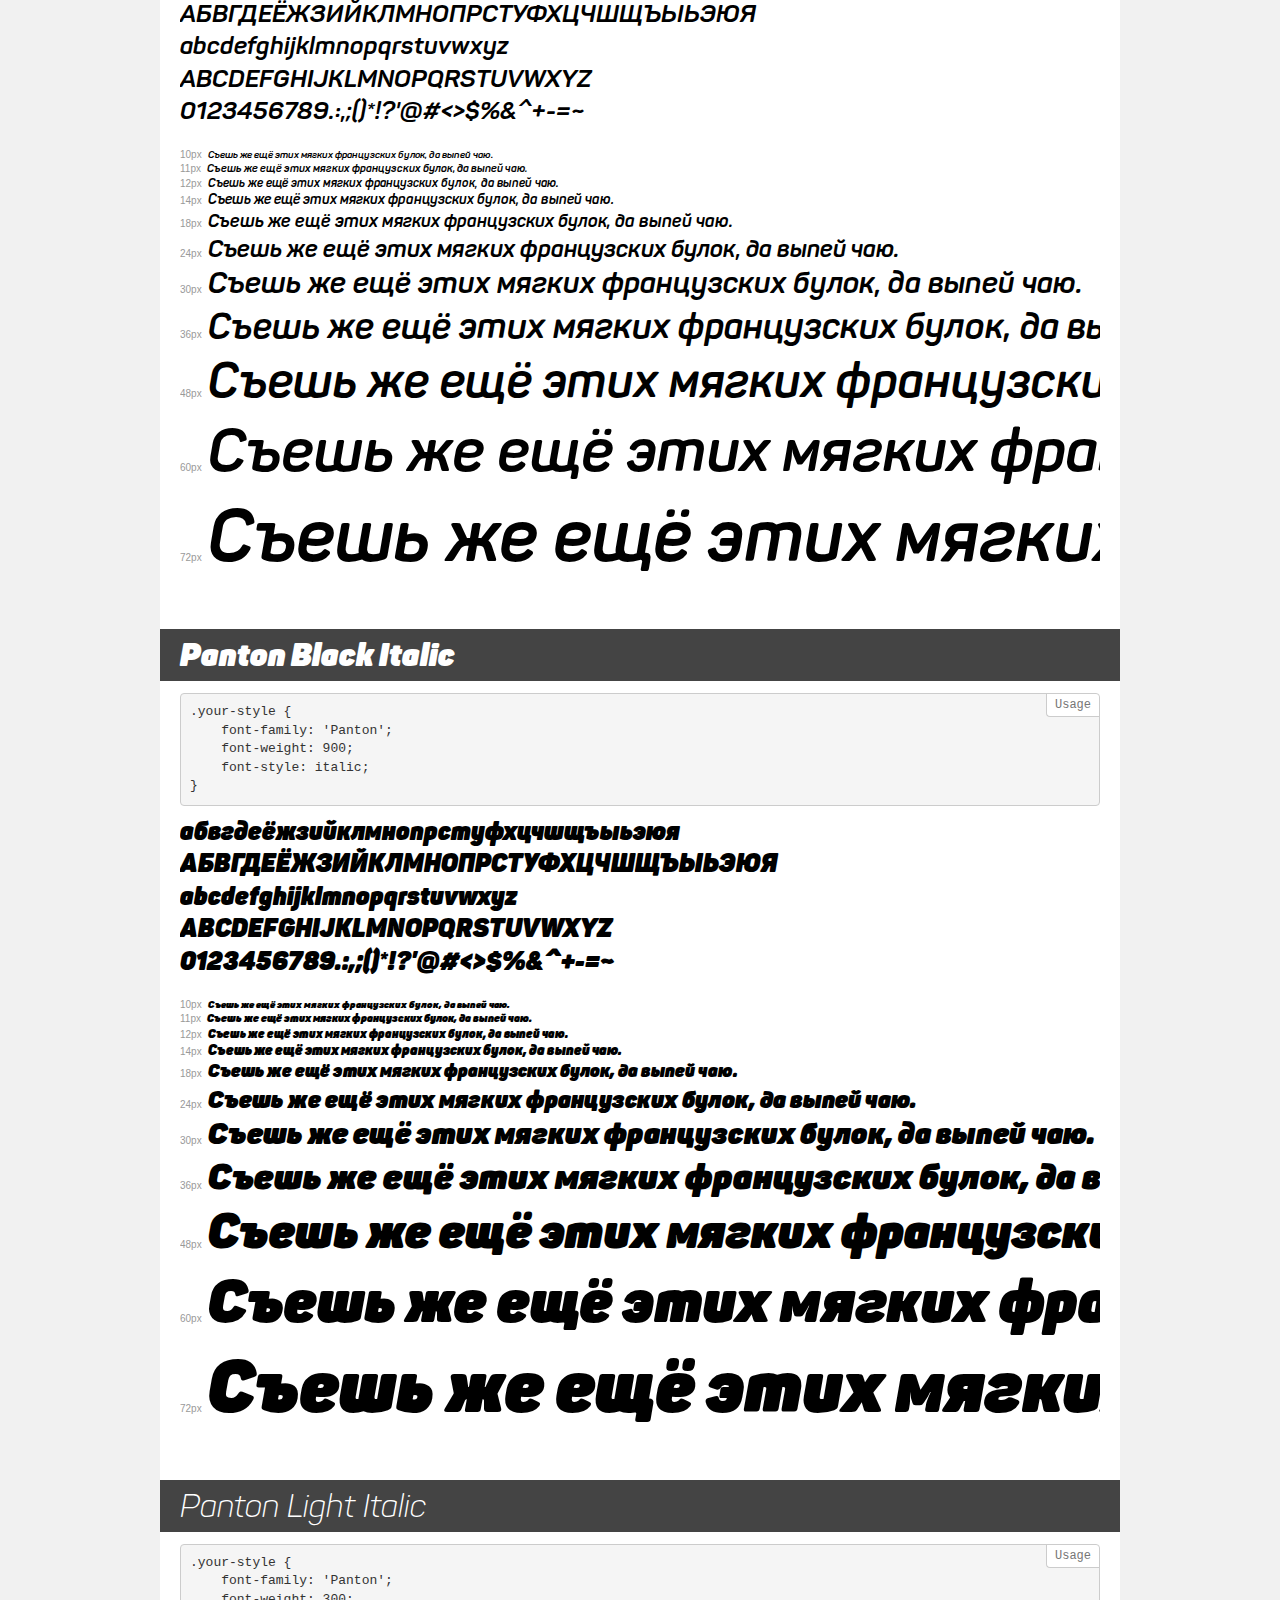
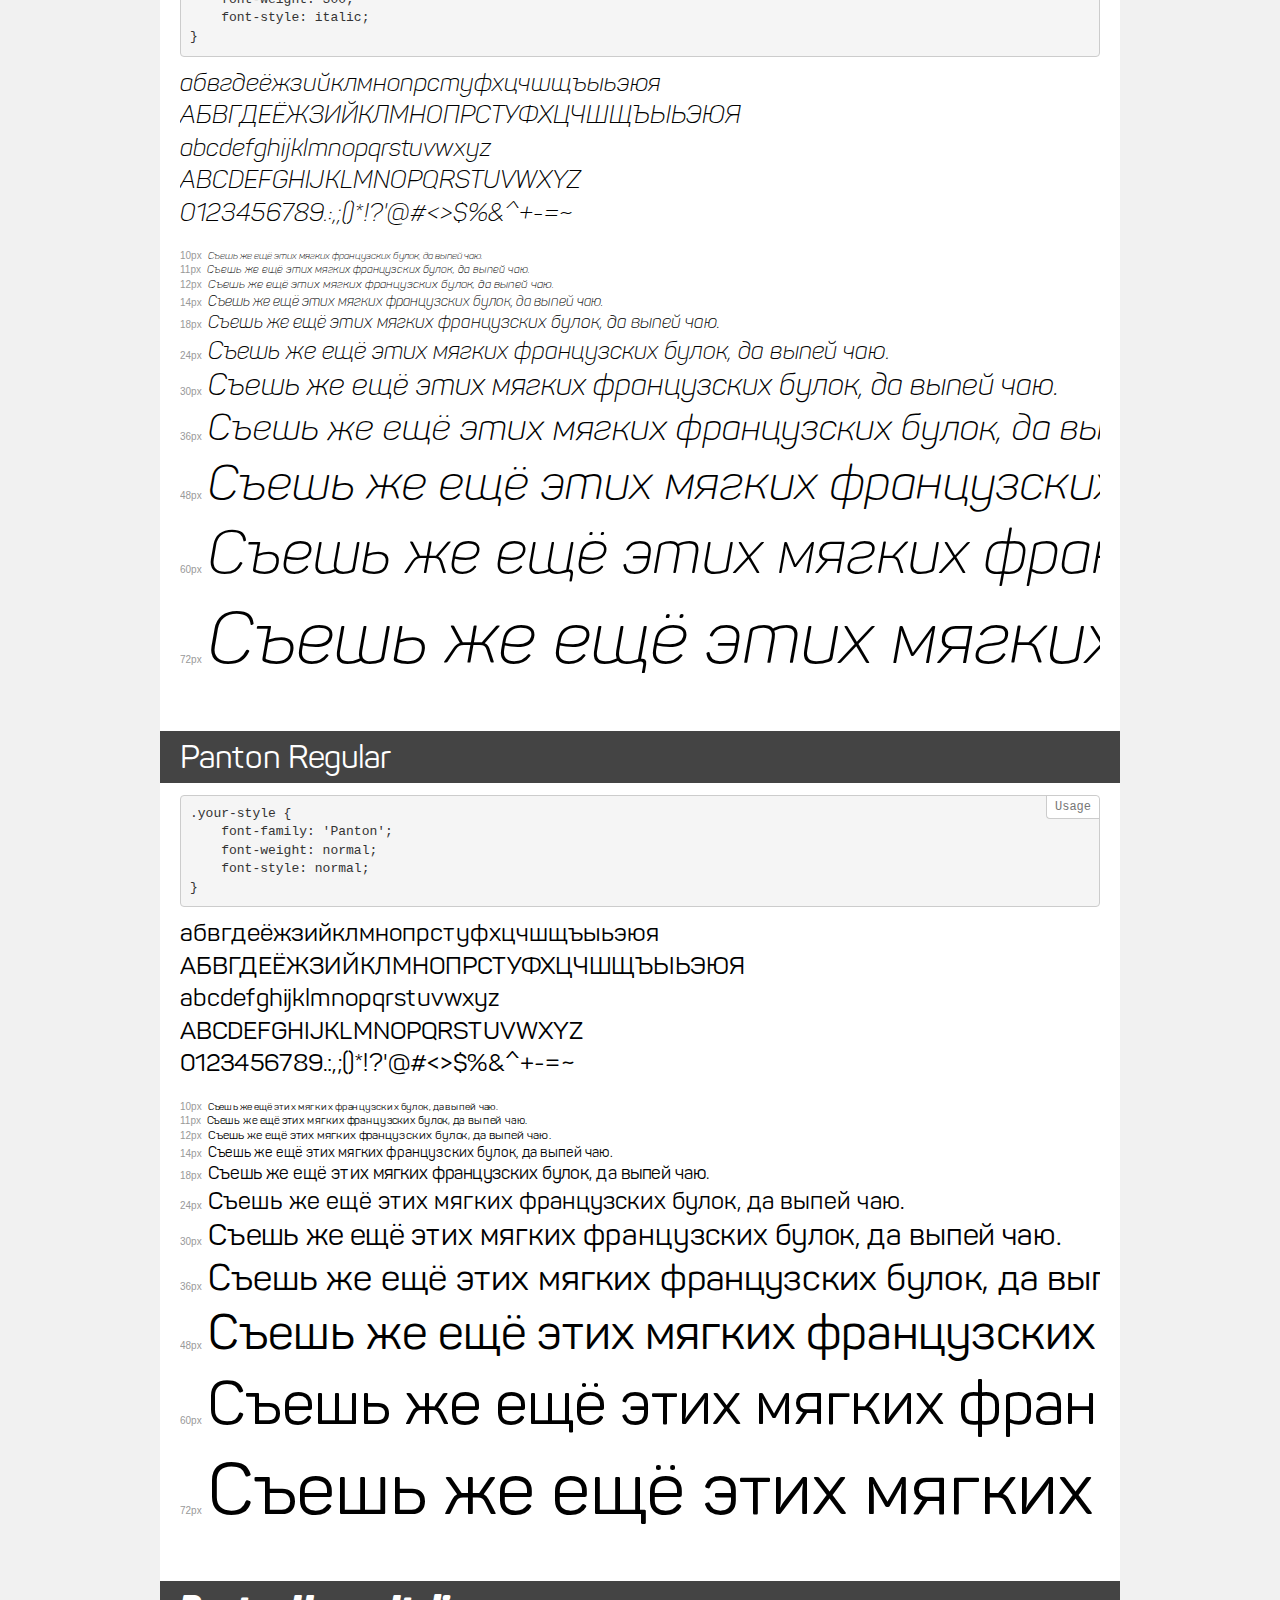
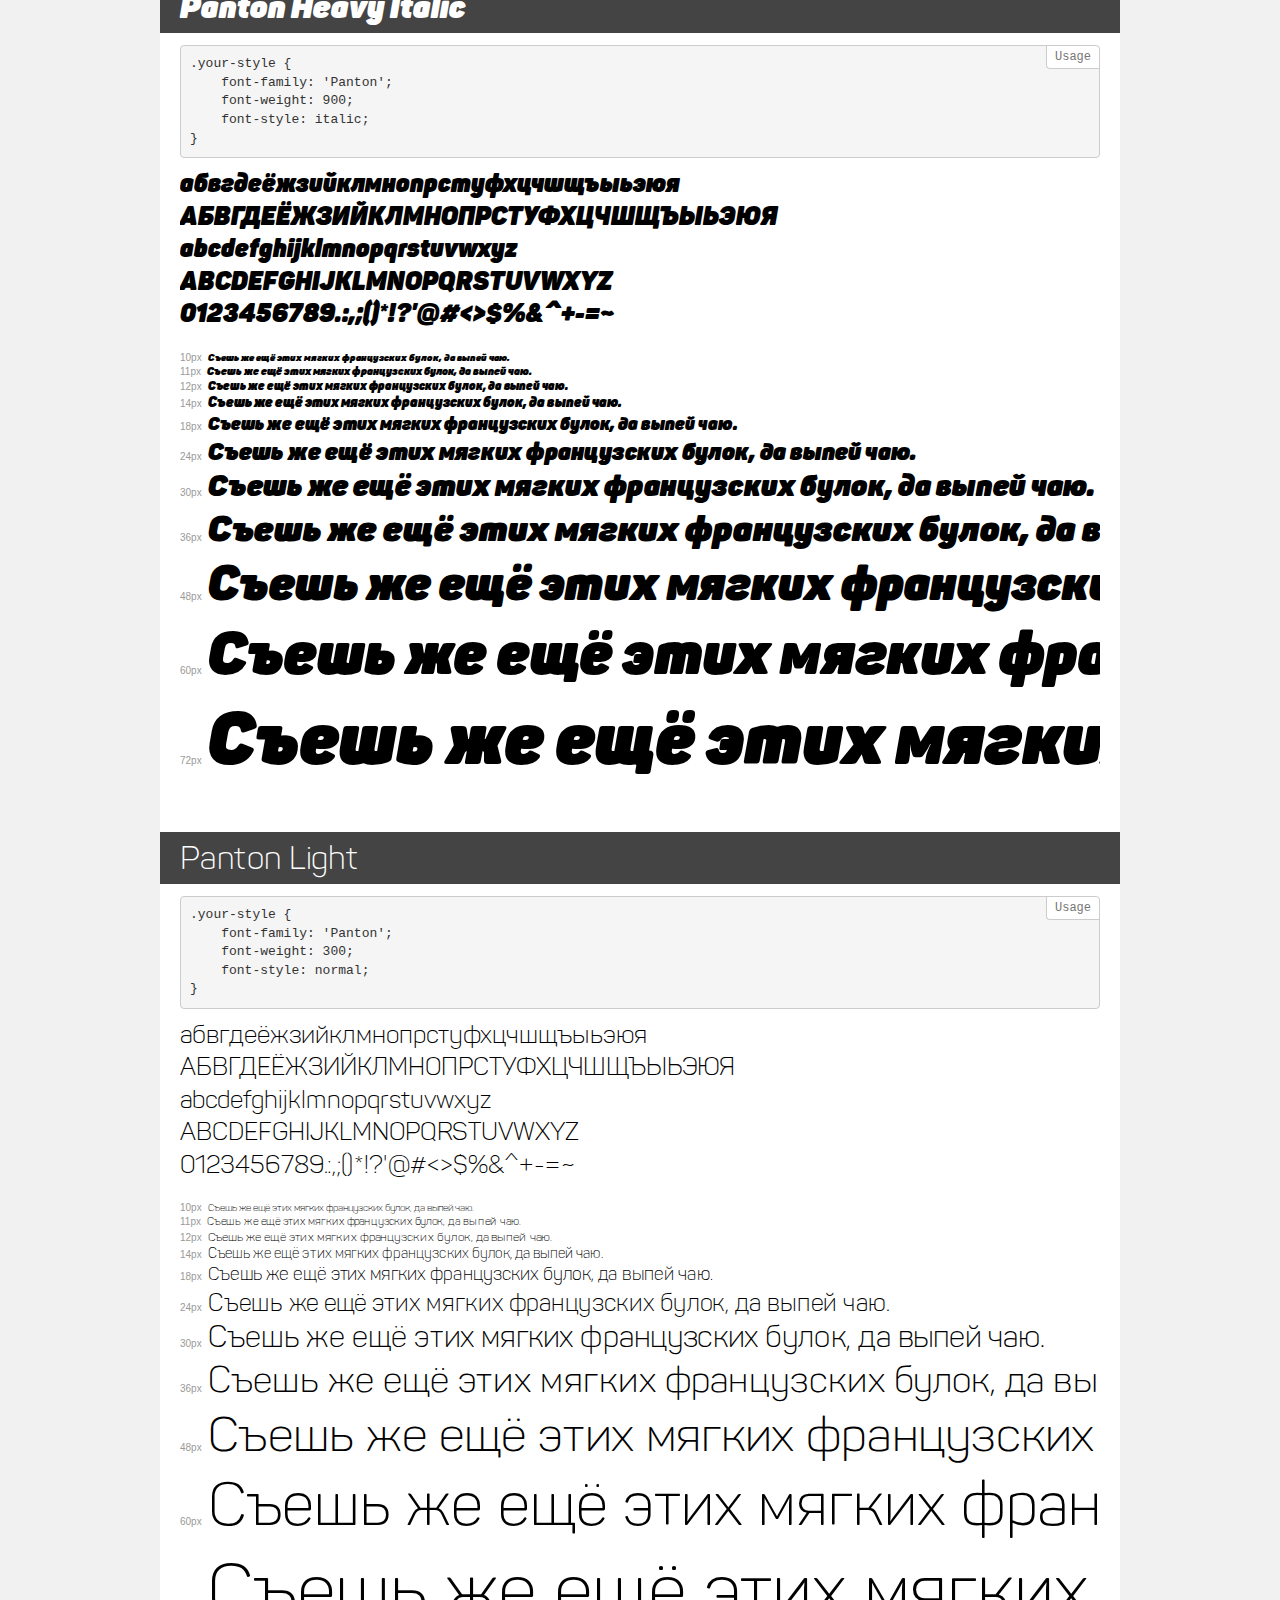
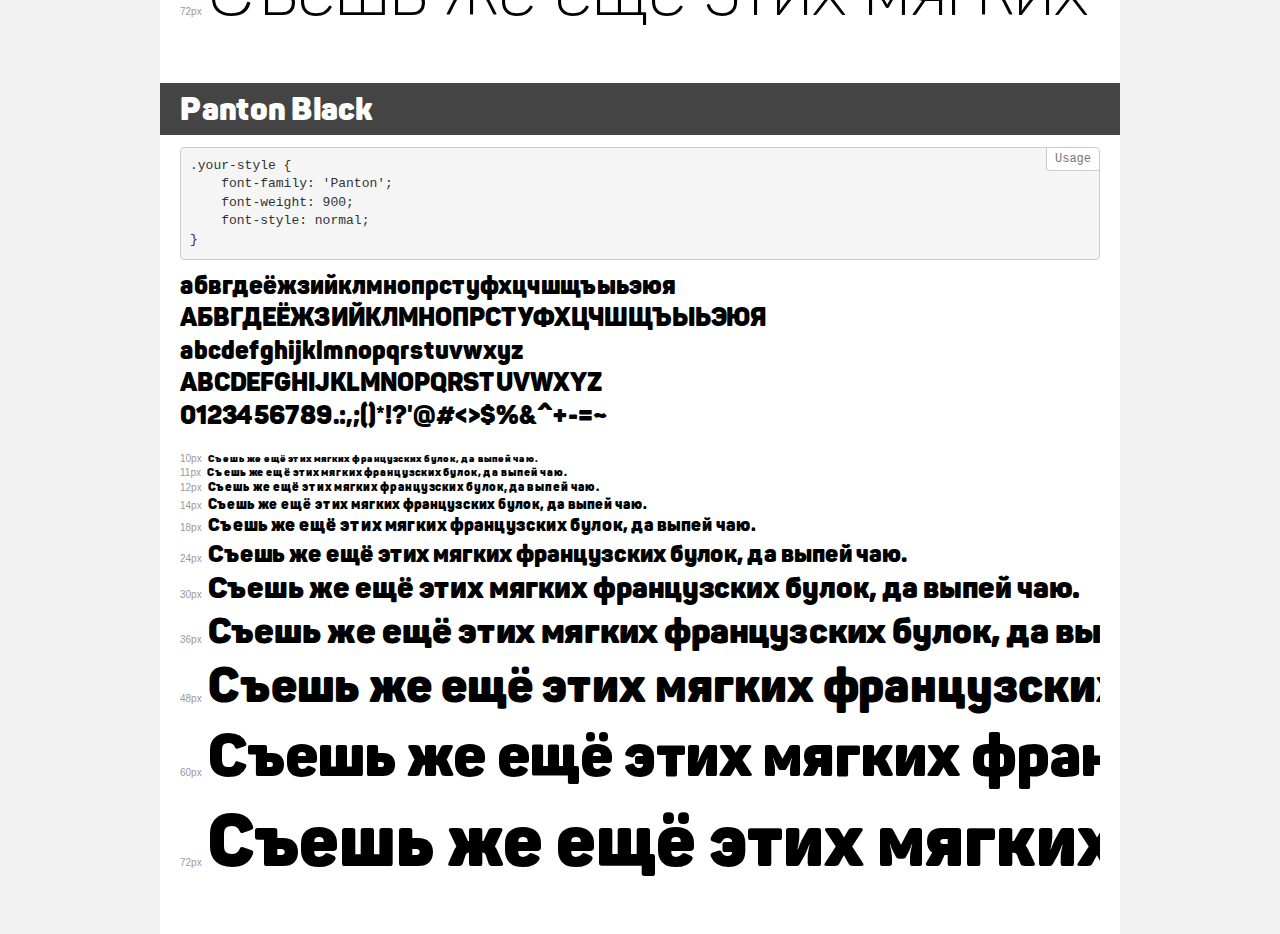
<file: fonts/demo.html>
<!DOCTYPE html>
<html>
<head>
    <meta charset="utf-8">
    <meta http-equiv="X-UA-Compatible" content="IE=edge">
    <meta name="viewport" content="width=device-width, initial-scale=1">
    <meta name="robots" content="noindex, noarchive">
    <meta name="format-detection" content="telephone=no">
    <title>Transfonter demo</title>
    <link href="stylesheet.css" rel="stylesheet">
    <style>
        /*
        http://meyerweb.com/eric/tools/css/reset/
        v2.0 | 20110126
        License: none (public domain)
        */
        html, body, div, span, applet, object, iframe,
        h1, h2, h3, h4, h5, h6, p, blockquote, pre,
        a, abbr, acronym, address, big, cite, code,
        del, dfn, em, img, ins, kbd, q, s, samp,
        small, strike, strong, sub, sup, tt, var,
        b, u, i, center,
        dl, dt, dd, ol, ul, li,
        fieldset, form, label, legend,
        table, caption, tbody, tfoot, thead, tr, th, td,
        article, aside, canvas, details, embed,
        figure, figcaption, footer, header, hgroup,
        menu, nav, output, ruby, section, summary,
        time, mark, audio, video {
            margin: 0;
            padding: 0;
            border: 0;
            font-size: 100%;
            font: inherit;
            vertical-align: baseline;
        }
        /* HTML5 display-role reset for older browsers */
        article, aside, details, figcaption, figure,
        footer, header, hgroup, menu, nav, section {
            display: block;
        }
        body {
            line-height: 1;
        }
        ol, ul {
            list-style: none;
        }
        blockquote, q {
            quotes: none;
        }
        blockquote:before, blockquote:after,
        q:before, q:after {
            content: '';
            content: none;
        }
        table {
            border-collapse: collapse;
            border-spacing: 0;
        }
        /* common styles */
        body {
            background: #f1f1f1;
            color: #000;
        }
        .page {
            background: #fff;
            width: 920px;
            margin: 0 auto;
            padding: 20px 20px 0 20px;
            overflow: hidden;
        }
        .font-container {
            overflow-x: auto;
            overflow-y: hidden;
            margin-bottom: 40px;
            line-height: 1.3;
            white-space: nowrap;
            padding-bottom: 5px;
        }
        h1 {
            position: relative;
            background: #444;
            font-size: 32px;
            color: #fff;
            padding: 10px 20px;
            margin: 0 -20px 12px -20px;
        }
        .letters {
            font-size: 25px;
            margin-bottom: 20px;
        }
        .s10:before {
            content: '10px';
        }
        .s11:before {
            content: '11px';
        }
        .s12:before {
            content: '12px';
        }
        .s14:before {
            content: '14px';
        }
        .s18:before {
            content: '18px';
        }
        .s24:before {
            content: '24px';
        }
        .s30:before {
            content: '30px';
        }
        .s36:before {
            content: '36px';
        }
        .s48:before {
            content: '48px';
        }
        .s60:before {
            content: '60px';
        }
        .s72:before {
            content: '72px';
        }
        .s10:before, .s11:before, .s12:before, .s14:before,
        .s18:before, .s24:before, .s30:before, .s36:before,
        .s48:before, .s60:before, .s72:before {
            font-family: Arial, sans-serif;
            font-size: 10px;
            font-weight: normal;
            font-style: normal;
            color: #999;
            padding-right: 6px;
        }
        pre {
            display: block;
            position: relative;
            padding: 9px;
            margin: 0 0 10px;
            font-family: Monaco, Menlo, Consolas, "Courier New", monospace !important;
            font-size: 13px;
            line-height: 1.428571429;
            color: #333;
            font-weight: normal !important;
            font-style: normal !important;
            background-color: #f5f5f5;
            border: 1px solid #ccc;
            overflow-x: auto;
            border-radius: 4px;
        }
        pre:after {
            display: block;
            position: absolute;
            right: 0;
            top: 0;
            content: 'Usage';
            line-height: 1;
            padding: 5px 8px;
            font-size: 12px;
            color: #767676;
            background-color: #fff;
            border: 1px solid #ccc;
            border-right: none;
            border-top: none;
            border-radius: 0 4px 0 4px;
            z-index: 10;
        }
        /* responsive */
        @media (max-width: 959px) {
            .page {
                width: auto;
                margin: 0;
            }
        }
    </style>
</head>
<body>
<div class="page">
    <div class="demo" style="font-family: 'Panton'; font-weight: 800; font-style: normal;">
        <h1>Panton ExtraBold</h1>
        <pre>.your-style {
    font-family: 'Panton';
    font-weight: 800;
    font-style: normal;
}</pre>
        <div class="font-container">
            <p class="letters">
                абвгдеёжзийклмнопрстуфхцчшщъыьэюя<br>
АБВГДЕЁЖЗИЙКЛМНОПРСТУФХЦЧШЩЪЫЬЭЮЯ<br>
abcdefghijklmnopqrstuvwxyz<br>
ABCDEFGHIJKLMNOPQRSTUVWXYZ<br>
                0123456789.:,;()*!?'@#<>$%&^+-=~
            </p>
            <p class="s10" style="font-size: 10px;">Съешь же ещё этих мягких французских булок, да выпей чаю.</p>
            <p class="s11" style="font-size: 11px;">Съешь же ещё этих мягких французских булок, да выпей чаю.</p>
            <p class="s12" style="font-size: 12px;">Съешь же ещё этих мягких французских булок, да выпей чаю.</p>
            <p class="s14" style="font-size: 14px;">Съешь же ещё этих мягких французских булок, да выпей чаю.</p>
            <p class="s18" style="font-size: 18px;">Съешь же ещё этих мягких французских булок, да выпей чаю.</p>
            <p class="s24" style="font-size: 24px;">Съешь же ещё этих мягких французских булок, да выпей чаю.</p>
            <p class="s30" style="font-size: 30px;">Съешь же ещё этих мягких французских булок, да выпей чаю.</p>
            <p class="s36" style="font-size: 36px;">Съешь же ещё этих мягких французских булок, да выпей чаю.</p>
            <p class="s48" style="font-size: 48px;">Съешь же ещё этих мягких французских булок, да выпей чаю.</p>
            <p class="s60" style="font-size: 60px;">Съешь же ещё этих мягких французских булок, да выпей чаю.</p>
            <p class="s72" style="font-size: 72px;">Съешь же ещё этих мягких французских булок, да выпей чаю.</p>
        </div>
    </div>
    <div class="demo" style="font-family: 'Panton'; font-weight: normal; font-style: italic;">
        <h1>Panton Regular Italic</h1>
        <pre>.your-style {
    font-family: 'Panton';
    font-weight: normal;
    font-style: italic;
}</pre>
        <div class="font-container">
            <p class="letters">
                абвгдеёжзийклмнопрстуфхцчшщъыьэюя<br>
АБВГДЕЁЖЗИЙКЛМНОПРСТУФХЦЧШЩЪЫЬЭЮЯ<br>
abcdefghijklmnopqrstuvwxyz<br>
ABCDEFGHIJKLMNOPQRSTUVWXYZ<br>
                0123456789.:,;()*!?'@#<>$%&^+-=~
            </p>
            <p class="s10" style="font-size: 10px;">Съешь же ещё этих мягких французских булок, да выпей чаю.</p>
            <p class="s11" style="font-size: 11px;">Съешь же ещё этих мягких французских булок, да выпей чаю.</p>
            <p class="s12" style="font-size: 12px;">Съешь же ещё этих мягких французских булок, да выпей чаю.</p>
            <p class="s14" style="font-size: 14px;">Съешь же ещё этих мягких французских булок, да выпей чаю.</p>
            <p class="s18" style="font-size: 18px;">Съешь же ещё этих мягких французских булок, да выпей чаю.</p>
            <p class="s24" style="font-size: 24px;">Съешь же ещё этих мягких французских булок, да выпей чаю.</p>
            <p class="s30" style="font-size: 30px;">Съешь же ещё этих мягких французских булок, да выпей чаю.</p>
            <p class="s36" style="font-size: 36px;">Съешь же ещё этих мягких французских булок, да выпей чаю.</p>
            <p class="s48" style="font-size: 48px;">Съешь же ещё этих мягких французских булок, да выпей чаю.</p>
            <p class="s60" style="font-size: 60px;">Съешь же ещё этих мягких французских булок, да выпей чаю.</p>
            <p class="s72" style="font-size: 72px;">Съешь же ещё этих мягких французских булок, да выпей чаю.</p>
        </div>
    </div>
    <div class="demo" style="font-family: 'Panton'; font-weight: 100; font-style: italic;">
        <h1>Panton Thin Italic</h1>
        <pre>.your-style {
    font-family: 'Panton';
    font-weight: 100;
    font-style: italic;
}</pre>
        <div class="font-container">
            <p class="letters">
                абвгдеёжзийклмнопрстуфхцчшщъыьэюя<br>
АБВГДЕЁЖЗИЙКЛМНОПРСТУФХЦЧШЩЪЫЬЭЮЯ<br>
abcdefghijklmnopqrstuvwxyz<br>
ABCDEFGHIJKLMNOPQRSTUVWXYZ<br>
                0123456789.:,;()*!?'@#<>$%&^+-=~
            </p>
            <p class="s10" style="font-size: 10px;">Съешь же ещё этих мягких французских булок, да выпей чаю.</p>
            <p class="s11" style="font-size: 11px;">Съешь же ещё этих мягких французских булок, да выпей чаю.</p>
            <p class="s12" style="font-size: 12px;">Съешь же ещё этих мягких французских булок, да выпей чаю.</p>
            <p class="s14" style="font-size: 14px;">Съешь же ещё этих мягких французских булок, да выпей чаю.</p>
            <p class="s18" style="font-size: 18px;">Съешь же ещё этих мягких французских булок, да выпей чаю.</p>
            <p class="s24" style="font-size: 24px;">Съешь же ещё этих мягких французских булок, да выпей чаю.</p>
            <p class="s30" style="font-size: 30px;">Съешь же ещё этих мягких французских булок, да выпей чаю.</p>
            <p class="s36" style="font-size: 36px;">Съешь же ещё этих мягких французских булок, да выпей чаю.</p>
            <p class="s48" style="font-size: 48px;">Съешь же ещё этих мягких французских булок, да выпей чаю.</p>
            <p class="s60" style="font-size: 60px;">Съешь же ещё этих мягких французских булок, да выпей чаю.</p>
            <p class="s72" style="font-size: 72px;">Съешь же ещё этих мягких французских булок, да выпей чаю.</p>
        </div>
    </div>
    <div class="demo" style="font-family: 'Panton'; font-weight: bold; font-style: normal;">
        <h1>Panton Bold</h1>
        <pre>.your-style {
    font-family: 'Panton';
    font-weight: bold;
    font-style: normal;
}</pre>
        <div class="font-container">
            <p class="letters">
                абвгдеёжзийклмнопрстуфхцчшщъыьэюя<br>
АБВГДЕЁЖЗИЙКЛМНОПРСТУФХЦЧШЩЪЫЬЭЮЯ<br>
abcdefghijklmnopqrstuvwxyz<br>
ABCDEFGHIJKLMNOPQRSTUVWXYZ<br>
                0123456789.:,;()*!?'@#<>$%&^+-=~
            </p>
            <p class="s10" style="font-size: 10px;">Съешь же ещё этих мягких французских булок, да выпей чаю.</p>
            <p class="s11" style="font-size: 11px;">Съешь же ещё этих мягких французских булок, да выпей чаю.</p>
            <p class="s12" style="font-size: 12px;">Съешь же ещё этих мягких французских булок, да выпей чаю.</p>
            <p class="s14" style="font-size: 14px;">Съешь же ещё этих мягких французских булок, да выпей чаю.</p>
            <p class="s18" style="font-size: 18px;">Съешь же ещё этих мягких французских булок, да выпей чаю.</p>
            <p class="s24" style="font-size: 24px;">Съешь же ещё этих мягких французских булок, да выпей чаю.</p>
            <p class="s30" style="font-size: 30px;">Съешь же ещё этих мягких французских булок, да выпей чаю.</p>
            <p class="s36" style="font-size: 36px;">Съешь же ещё этих мягких французских булок, да выпей чаю.</p>
            <p class="s48" style="font-size: 48px;">Съешь же ещё этих мягких французских булок, да выпей чаю.</p>
            <p class="s60" style="font-size: 60px;">Съешь же ещё этих мягких французских булок, да выпей чаю.</p>
            <p class="s72" style="font-size: 72px;">Съешь же ещё этих мягких французских булок, да выпей чаю.</p>
        </div>
    </div>
    <div class="demo" style="font-family: 'Panton'; font-weight: 200; font-style: normal;">
        <h1>Panton ExtraLight</h1>
        <pre>.your-style {
    font-family: 'Panton';
    font-weight: 200;
    font-style: normal;
}</pre>
        <div class="font-container">
            <p class="letters">
                абвгдеёжзийклмнопрстуфхцчшщъыьэюя<br>
АБВГДЕЁЖЗИЙКЛМНОПРСТУФХЦЧШЩЪЫЬЭЮЯ<br>
abcdefghijklmnopqrstuvwxyz<br>
ABCDEFGHIJKLMNOPQRSTUVWXYZ<br>
                0123456789.:,;()*!?'@#<>$%&^+-=~
            </p>
            <p class="s10" style="font-size: 10px;">Съешь же ещё этих мягких французских булок, да выпей чаю.</p>
            <p class="s11" style="font-size: 11px;">Съешь же ещё этих мягких французских булок, да выпей чаю.</p>
            <p class="s12" style="font-size: 12px;">Съешь же ещё этих мягких французских булок, да выпей чаю.</p>
            <p class="s14" style="font-size: 14px;">Съешь же ещё этих мягких французских булок, да выпей чаю.</p>
            <p class="s18" style="font-size: 18px;">Съешь же ещё этих мягких французских булок, да выпей чаю.</p>
            <p class="s24" style="font-size: 24px;">Съешь же ещё этих мягких французских булок, да выпей чаю.</p>
            <p class="s30" style="font-size: 30px;">Съешь же ещё этих мягких французских булок, да выпей чаю.</p>
            <p class="s36" style="font-size: 36px;">Съешь же ещё этих мягких французских булок, да выпей чаю.</p>
            <p class="s48" style="font-size: 48px;">Съешь же ещё этих мягких французских булок, да выпей чаю.</p>
            <p class="s60" style="font-size: 60px;">Съешь же ещё этих мягких французских булок, да выпей чаю.</p>
            <p class="s72" style="font-size: 72px;">Съешь же ещё этих мягких французских булок, да выпей чаю.</p>
        </div>
    </div>
    <div class="demo" style="font-family: 'Panton'; font-weight: 800; font-style: italic;">
        <h1>Panton ExtraBold Italic</h1>
        <pre>.your-style {
    font-family: 'Panton';
    font-weight: 800;
    font-style: italic;
}</pre>
        <div class="font-container">
            <p class="letters">
                абвгдеёжзийклмнопрстуфхцчшщъыьэюя<br>
АБВГДЕЁЖЗИЙКЛМНОПРСТУФХЦЧШЩЪЫЬЭЮЯ<br>
abcdefghijklmnopqrstuvwxyz<br>
ABCDEFGHIJKLMNOPQRSTUVWXYZ<br>
                0123456789.:,;()*!?'@#<>$%&^+-=~
            </p>
            <p class="s10" style="font-size: 10px;">Съешь же ещё этих мягких французских булок, да выпей чаю.</p>
            <p class="s11" style="font-size: 11px;">Съешь же ещё этих мягких французских булок, да выпей чаю.</p>
            <p class="s12" style="font-size: 12px;">Съешь же ещё этих мягких французских булок, да выпей чаю.</p>
            <p class="s14" style="font-size: 14px;">Съешь же ещё этих мягких французских булок, да выпей чаю.</p>
            <p class="s18" style="font-size: 18px;">Съешь же ещё этих мягких французских булок, да выпей чаю.</p>
            <p class="s24" style="font-size: 24px;">Съешь же ещё этих мягких французских булок, да выпей чаю.</p>
            <p class="s30" style="font-size: 30px;">Съешь же ещё этих мягких французских булок, да выпей чаю.</p>
            <p class="s36" style="font-size: 36px;">Съешь же ещё этих мягких французских булок, да выпей чаю.</p>
            <p class="s48" style="font-size: 48px;">Съешь же ещё этих мягких французских булок, да выпей чаю.</p>
            <p class="s60" style="font-size: 60px;">Съешь же ещё этих мягких французских булок, да выпей чаю.</p>
            <p class="s72" style="font-size: 72px;">Съешь же ещё этих мягких французских булок, да выпей чаю.</p>
        </div>
    </div>
    <div class="demo" style="font-family: 'Panton'; font-weight: 200; font-style: italic;">
        <h1>Panton ExtraLight Italic</h1>
        <pre>.your-style {
    font-family: 'Panton';
    font-weight: 200;
    font-style: italic;
}</pre>
        <div class="font-container">
            <p class="letters">
                абвгдеёжзийклмнопрстуфхцчшщъыьэюя<br>
АБВГДЕЁЖЗИЙКЛМНОПРСТУФХЦЧШЩЪЫЬЭЮЯ<br>
abcdefghijklmnopqrstuvwxyz<br>
ABCDEFGHIJKLMNOPQRSTUVWXYZ<br>
                0123456789.:,;()*!?'@#<>$%&^+-=~
            </p>
            <p class="s10" style="font-size: 10px;">Съешь же ещё этих мягких французских булок, да выпей чаю.</p>
            <p class="s11" style="font-size: 11px;">Съешь же ещё этих мягких французских булок, да выпей чаю.</p>
            <p class="s12" style="font-size: 12px;">Съешь же ещё этих мягких французских булок, да выпей чаю.</p>
            <p class="s14" style="font-size: 14px;">Съешь же ещё этих мягких французских булок, да выпей чаю.</p>
            <p class="s18" style="font-size: 18px;">Съешь же ещё этих мягких французских булок, да выпей чаю.</p>
            <p class="s24" style="font-size: 24px;">Съешь же ещё этих мягких французских булок, да выпей чаю.</p>
            <p class="s30" style="font-size: 30px;">Съешь же ещё этих мягких французских булок, да выпей чаю.</p>
            <p class="s36" style="font-size: 36px;">Съешь же ещё этих мягких французских булок, да выпей чаю.</p>
            <p class="s48" style="font-size: 48px;">Съешь же ещё этих мягких французских булок, да выпей чаю.</p>
            <p class="s60" style="font-size: 60px;">Съешь же ещё этих мягких французских булок, да выпей чаю.</p>
            <p class="s72" style="font-size: 72px;">Съешь же ещё этих мягких французских булок, да выпей чаю.</p>
        </div>
    </div>
    <div class="demo" style="font-family: 'Panton'; font-weight: 100; font-style: normal;">
        <h1>Panton Thin</h1>
        <pre>.your-style {
    font-family: 'Panton';
    font-weight: 100;
    font-style: normal;
}</pre>
        <div class="font-container">
            <p class="letters">
                абвгдеёжзийклмнопрстуфхцчшщъыьэюя<br>
АБВГДЕЁЖЗИЙКЛМНОПРСТУФХЦЧШЩЪЫЬЭЮЯ<br>
abcdefghijklmnopqrstuvwxyz<br>
ABCDEFGHIJKLMNOPQRSTUVWXYZ<br>
                0123456789.:,;()*!?'@#<>$%&^+-=~
            </p>
            <p class="s10" style="font-size: 10px;">Съешь же ещё этих мягких французских булок, да выпей чаю.</p>
            <p class="s11" style="font-size: 11px;">Съешь же ещё этих мягких французских булок, да выпей чаю.</p>
            <p class="s12" style="font-size: 12px;">Съешь же ещё этих мягких французских булок, да выпей чаю.</p>
            <p class="s14" style="font-size: 14px;">Съешь же ещё этих мягких французских булок, да выпей чаю.</p>
            <p class="s18" style="font-size: 18px;">Съешь же ещё этих мягких французских булок, да выпей чаю.</p>
            <p class="s24" style="font-size: 24px;">Съешь же ещё этих мягких французских булок, да выпей чаю.</p>
            <p class="s30" style="font-size: 30px;">Съешь же ещё этих мягких французских булок, да выпей чаю.</p>
            <p class="s36" style="font-size: 36px;">Съешь же ещё этих мягких французских булок, да выпей чаю.</p>
            <p class="s48" style="font-size: 48px;">Съешь же ещё этих мягких французских булок, да выпей чаю.</p>
            <p class="s60" style="font-size: 60px;">Съешь же ещё этих мягких французских булок, да выпей чаю.</p>
            <p class="s72" style="font-size: 72px;">Съешь же ещё этих мягких французских булок, да выпей чаю.</p>
        </div>
    </div>
    <div class="demo" style="font-family: 'Panton'; font-weight: 600; font-style: normal;">
        <h1>Panton SemiBold</h1>
        <pre>.your-style {
    font-family: 'Panton';
    font-weight: 600;
    font-style: normal;
}</pre>
        <div class="font-container">
            <p class="letters">
                абвгдеёжзийклмнопрстуфхцчшщъыьэюя<br>
АБВГДЕЁЖЗИЙКЛМНОПРСТУФХЦЧШЩЪЫЬЭЮЯ<br>
abcdefghijklmnopqrstuvwxyz<br>
ABCDEFGHIJKLMNOPQRSTUVWXYZ<br>
                0123456789.:,;()*!?'@#<>$%&^+-=~
            </p>
            <p class="s10" style="font-size: 10px;">Съешь же ещё этих мягких французских булок, да выпей чаю.</p>
            <p class="s11" style="font-size: 11px;">Съешь же ещё этих мягких французских булок, да выпей чаю.</p>
            <p class="s12" style="font-size: 12px;">Съешь же ещё этих мягких французских булок, да выпей чаю.</p>
            <p class="s14" style="font-size: 14px;">Съешь же ещё этих мягких французских булок, да выпей чаю.</p>
            <p class="s18" style="font-size: 18px;">Съешь же ещё этих мягких французских булок, да выпей чаю.</p>
            <p class="s24" style="font-size: 24px;">Съешь же ещё этих мягких французских булок, да выпей чаю.</p>
            <p class="s30" style="font-size: 30px;">Съешь же ещё этих мягких французских булок, да выпей чаю.</p>
            <p class="s36" style="font-size: 36px;">Съешь же ещё этих мягких французских булок, да выпей чаю.</p>
            <p class="s48" style="font-size: 48px;">Съешь же ещё этих мягких французских булок, да выпей чаю.</p>
            <p class="s60" style="font-size: 60px;">Съешь же ещё этих мягких французских булок, да выпей чаю.</p>
            <p class="s72" style="font-size: 72px;">Съешь же ещё этих мягких французских булок, да выпей чаю.</p>
        </div>
    </div>
    <div class="demo" style="font-family: 'Panton'; font-weight: 900; font-style: normal;">
        <h1>Panton Heavy</h1>
        <pre>.your-style {
    font-family: 'Panton';
    font-weight: 900;
    font-style: normal;
}</pre>
        <div class="font-container">
            <p class="letters">
                абвгдеёжзийклмнопрстуфхцчшщъыьэюя<br>
АБВГДЕЁЖЗИЙКЛМНОПРСТУФХЦЧШЩЪЫЬЭЮЯ<br>
abcdefghijklmnopqrstuvwxyz<br>
ABCDEFGHIJKLMNOPQRSTUVWXYZ<br>
                0123456789.:,;()*!?'@#<>$%&^+-=~
            </p>
            <p class="s10" style="font-size: 10px;">Съешь же ещё этих мягких французских булок, да выпей чаю.</p>
            <p class="s11" style="font-size: 11px;">Съешь же ещё этих мягких французских булок, да выпей чаю.</p>
            <p class="s12" style="font-size: 12px;">Съешь же ещё этих мягких французских булок, да выпей чаю.</p>
            <p class="s14" style="font-size: 14px;">Съешь же ещё этих мягких французских булок, да выпей чаю.</p>
            <p class="s18" style="font-size: 18px;">Съешь же ещё этих мягких французских булок, да выпей чаю.</p>
            <p class="s24" style="font-size: 24px;">Съешь же ещё этих мягких французских булок, да выпей чаю.</p>
            <p class="s30" style="font-size: 30px;">Съешь же ещё этих мягких французских булок, да выпей чаю.</p>
            <p class="s36" style="font-size: 36px;">Съешь же ещё этих мягких французских булок, да выпей чаю.</p>
            <p class="s48" style="font-size: 48px;">Съешь же ещё этих мягких французских булок, да выпей чаю.</p>
            <p class="s60" style="font-size: 60px;">Съешь же ещё этих мягких французских булок, да выпей чаю.</p>
            <p class="s72" style="font-size: 72px;">Съешь же ещё этих мягких французских булок, да выпей чаю.</p>
        </div>
    </div>
    <div class="demo" style="font-family: 'Panton'; font-weight: 600; font-style: italic;">
        <h1>Panton SemiBold Italic</h1>
        <pre>.your-style {
    font-family: 'Panton';
    font-weight: 600;
    font-style: italic;
}</pre>
        <div class="font-container">
            <p class="letters">
                абвгдеёжзийклмнопрстуфхцчшщъыьэюя<br>
АБВГДЕЁЖЗИЙКЛМНОПРСТУФХЦЧШЩЪЫЬЭЮЯ<br>
abcdefghijklmnopqrstuvwxyz<br>
ABCDEFGHIJKLMNOPQRSTUVWXYZ<br>
                0123456789.:,;()*!?'@#<>$%&^+-=~
            </p>
            <p class="s10" style="font-size: 10px;">Съешь же ещё этих мягких французских булок, да выпей чаю.</p>
            <p class="s11" style="font-size: 11px;">Съешь же ещё этих мягких французских булок, да выпей чаю.</p>
            <p class="s12" style="font-size: 12px;">Съешь же ещё этих мягких французских булок, да выпей чаю.</p>
            <p class="s14" style="font-size: 14px;">Съешь же ещё этих мягких французских булок, да выпей чаю.</p>
            <p class="s18" style="font-size: 18px;">Съешь же ещё этих мягких французских булок, да выпей чаю.</p>
            <p class="s24" style="font-size: 24px;">Съешь же ещё этих мягких французских булок, да выпей чаю.</p>
            <p class="s30" style="font-size: 30px;">Съешь же ещё этих мягких французских булок, да выпей чаю.</p>
            <p class="s36" style="font-size: 36px;">Съешь же ещё этих мягких французских булок, да выпей чаю.</p>
            <p class="s48" style="font-size: 48px;">Съешь же ещё этих мягких французских булок, да выпей чаю.</p>
            <p class="s60" style="font-size: 60px;">Съешь же ещё этих мягких французских булок, да выпей чаю.</p>
            <p class="s72" style="font-size: 72px;">Съешь же ещё этих мягких французских булок, да выпей чаю.</p>
        </div>
    </div>
    <div class="demo" style="font-family: 'Panton'; font-weight: bold; font-style: italic;">
        <h1>Panton Bold Italic</h1>
        <pre>.your-style {
    font-family: 'Panton';
    font-weight: bold;
    font-style: italic;
}</pre>
        <div class="font-container">
            <p class="letters">
                абвгдеёжзийклмнопрстуфхцчшщъыьэюя<br>
АБВГДЕЁЖЗИЙКЛМНОПРСТУФХЦЧШЩЪЫЬЭЮЯ<br>
abcdefghijklmnopqrstuvwxyz<br>
ABCDEFGHIJKLMNOPQRSTUVWXYZ<br>
                0123456789.:,;()*!?'@#<>$%&^+-=~
            </p>
            <p class="s10" style="font-size: 10px;">Съешь же ещё этих мягких французских булок, да выпей чаю.</p>
            <p class="s11" style="font-size: 11px;">Съешь же ещё этих мягких французских булок, да выпей чаю.</p>
            <p class="s12" style="font-size: 12px;">Съешь же ещё этих мягких французских булок, да выпей чаю.</p>
            <p class="s14" style="font-size: 14px;">Съешь же ещё этих мягких французских булок, да выпей чаю.</p>
            <p class="s18" style="font-size: 18px;">Съешь же ещё этих мягких французских булок, да выпей чаю.</p>
            <p class="s24" style="font-size: 24px;">Съешь же ещё этих мягких французских булок, да выпей чаю.</p>
            <p class="s30" style="font-size: 30px;">Съешь же ещё этих мягких французских булок, да выпей чаю.</p>
            <p class="s36" style="font-size: 36px;">Съешь же ещё этих мягких французских булок, да выпей чаю.</p>
            <p class="s48" style="font-size: 48px;">Съешь же ещё этих мягких французских булок, да выпей чаю.</p>
            <p class="s60" style="font-size: 60px;">Съешь же ещё этих мягких французских булок, да выпей чаю.</p>
            <p class="s72" style="font-size: 72px;">Съешь же ещё этих мягких французских булок, да выпей чаю.</p>
        </div>
    </div>
    <div class="demo" style="font-family: 'Panton'; font-weight: 900; font-style: italic;">
        <h1>Panton Black Italic</h1>
        <pre>.your-style {
    font-family: 'Panton';
    font-weight: 900;
    font-style: italic;
}</pre>
        <div class="font-container">
            <p class="letters">
                абвгдеёжзийклмнопрстуфхцчшщъыьэюя<br>
АБВГДЕЁЖЗИЙКЛМНОПРСТУФХЦЧШЩЪЫЬЭЮЯ<br>
abcdefghijklmnopqrstuvwxyz<br>
ABCDEFGHIJKLMNOPQRSTUVWXYZ<br>
                0123456789.:,;()*!?'@#<>$%&^+-=~
            </p>
            <p class="s10" style="font-size: 10px;">Съешь же ещё этих мягких французских булок, да выпей чаю.</p>
            <p class="s11" style="font-size: 11px;">Съешь же ещё этих мягких французских булок, да выпей чаю.</p>
            <p class="s12" style="font-size: 12px;">Съешь же ещё этих мягких французских булок, да выпей чаю.</p>
            <p class="s14" style="font-size: 14px;">Съешь же ещё этих мягких французских булок, да выпей чаю.</p>
            <p class="s18" style="font-size: 18px;">Съешь же ещё этих мягких французских булок, да выпей чаю.</p>
            <p class="s24" style="font-size: 24px;">Съешь же ещё этих мягких французских булок, да выпей чаю.</p>
            <p class="s30" style="font-size: 30px;">Съешь же ещё этих мягких французских булок, да выпей чаю.</p>
            <p class="s36" style="font-size: 36px;">Съешь же ещё этих мягких французских булок, да выпей чаю.</p>
            <p class="s48" style="font-size: 48px;">Съешь же ещё этих мягких французских булок, да выпей чаю.</p>
            <p class="s60" style="font-size: 60px;">Съешь же ещё этих мягких французских булок, да выпей чаю.</p>
            <p class="s72" style="font-size: 72px;">Съешь же ещё этих мягких французских булок, да выпей чаю.</p>
        </div>
    </div>
    <div class="demo" style="font-family: 'Panton'; font-weight: 300; font-style: italic;">
        <h1>Panton Light Italic</h1>
        <pre>.your-style {
    font-family: 'Panton';
    font-weight: 300;
    font-style: italic;
}</pre>
        <div class="font-container">
            <p class="letters">
                абвгдеёжзийклмнопрстуфхцчшщъыьэюя<br>
АБВГДЕЁЖЗИЙКЛМНОПРСТУФХЦЧШЩЪЫЬЭЮЯ<br>
abcdefghijklmnopqrstuvwxyz<br>
ABCDEFGHIJKLMNOPQRSTUVWXYZ<br>
                0123456789.:,;()*!?'@#<>$%&^+-=~
            </p>
            <p class="s10" style="font-size: 10px;">Съешь же ещё этих мягких французских булок, да выпей чаю.</p>
            <p class="s11" style="font-size: 11px;">Съешь же ещё этих мягких французских булок, да выпей чаю.</p>
            <p class="s12" style="font-size: 12px;">Съешь же ещё этих мягких французских булок, да выпей чаю.</p>
            <p class="s14" style="font-size: 14px;">Съешь же ещё этих мягких французских булок, да выпей чаю.</p>
            <p class="s18" style="font-size: 18px;">Съешь же ещё этих мягких французских булок, да выпей чаю.</p>
            <p class="s24" style="font-size: 24px;">Съешь же ещё этих мягких французских булок, да выпей чаю.</p>
            <p class="s30" style="font-size: 30px;">Съешь же ещё этих мягких французских булок, да выпей чаю.</p>
            <p class="s36" style="font-size: 36px;">Съешь же ещё этих мягких французских булок, да выпей чаю.</p>
            <p class="s48" style="font-size: 48px;">Съешь же ещё этих мягких французских булок, да выпей чаю.</p>
            <p class="s60" style="font-size: 60px;">Съешь же ещё этих мягких французских булок, да выпей чаю.</p>
            <p class="s72" style="font-size: 72px;">Съешь же ещё этих мягких французских булок, да выпей чаю.</p>
        </div>
    </div>
    <div class="demo" style="font-family: 'Panton'; font-weight: normal; font-style: normal;">
        <h1>Panton Regular</h1>
        <pre>.your-style {
    font-family: 'Panton';
    font-weight: normal;
    font-style: normal;
}</pre>
        <div class="font-container">
            <p class="letters">
                абвгдеёжзийклмнопрстуфхцчшщъыьэюя<br>
АБВГДЕЁЖЗИЙКЛМНОПРСТУФХЦЧШЩЪЫЬЭЮЯ<br>
abcdefghijklmnopqrstuvwxyz<br>
ABCDEFGHIJKLMNOPQRSTUVWXYZ<br>
                0123456789.:,;()*!?'@#<>$%&^+-=~
            </p>
            <p class="s10" style="font-size: 10px;">Съешь же ещё этих мягких французских булок, да выпей чаю.</p>
            <p class="s11" style="font-size: 11px;">Съешь же ещё этих мягких французских булок, да выпей чаю.</p>
            <p class="s12" style="font-size: 12px;">Съешь же ещё этих мягких французских булок, да выпей чаю.</p>
            <p class="s14" style="font-size: 14px;">Съешь же ещё этих мягких французских булок, да выпей чаю.</p>
            <p class="s18" style="font-size: 18px;">Съешь же ещё этих мягких французских булок, да выпей чаю.</p>
            <p class="s24" style="font-size: 24px;">Съешь же ещё этих мягких французских булок, да выпей чаю.</p>
            <p class="s30" style="font-size: 30px;">Съешь же ещё этих мягких французских булок, да выпей чаю.</p>
            <p class="s36" style="font-size: 36px;">Съешь же ещё этих мягких французских булок, да выпей чаю.</p>
            <p class="s48" style="font-size: 48px;">Съешь же ещё этих мягких французских булок, да выпей чаю.</p>
            <p class="s60" style="font-size: 60px;">Съешь же ещё этих мягких французских булок, да выпей чаю.</p>
            <p class="s72" style="font-size: 72px;">Съешь же ещё этих мягких французских булок, да выпей чаю.</p>
        </div>
    </div>
    <div class="demo" style="font-family: 'Panton'; font-weight: 900; font-style: italic;">
        <h1>Panton Heavy Italic</h1>
        <pre>.your-style {
    font-family: 'Panton';
    font-weight: 900;
    font-style: italic;
}</pre>
        <div class="font-container">
            <p class="letters">
                абвгдеёжзийклмнопрстуфхцчшщъыьэюя<br>
АБВГДЕЁЖЗИЙКЛМНОПРСТУФХЦЧШЩЪЫЬЭЮЯ<br>
abcdefghijklmnopqrstuvwxyz<br>
ABCDEFGHIJKLMNOPQRSTUVWXYZ<br>
                0123456789.:,;()*!?'@#<>$%&^+-=~
            </p>
            <p class="s10" style="font-size: 10px;">Съешь же ещё этих мягких французских булок, да выпей чаю.</p>
            <p class="s11" style="font-size: 11px;">Съешь же ещё этих мягких французских булок, да выпей чаю.</p>
            <p class="s12" style="font-size: 12px;">Съешь же ещё этих мягких французских булок, да выпей чаю.</p>
            <p class="s14" style="font-size: 14px;">Съешь же ещё этих мягких французских булок, да выпей чаю.</p>
            <p class="s18" style="font-size: 18px;">Съешь же ещё этих мягких французских булок, да выпей чаю.</p>
            <p class="s24" style="font-size: 24px;">Съешь же ещё этих мягких французских булок, да выпей чаю.</p>
            <p class="s30" style="font-size: 30px;">Съешь же ещё этих мягких французских булок, да выпей чаю.</p>
            <p class="s36" style="font-size: 36px;">Съешь же ещё этих мягких французских булок, да выпей чаю.</p>
            <p class="s48" style="font-size: 48px;">Съешь же ещё этих мягких французских булок, да выпей чаю.</p>
            <p class="s60" style="font-size: 60px;">Съешь же ещё этих мягких французских булок, да выпей чаю.</p>
            <p class="s72" style="font-size: 72px;">Съешь же ещё этих мягких французских булок, да выпей чаю.</p>
        </div>
    </div>
    <div class="demo" style="font-family: 'Panton'; font-weight: 300; font-style: normal;">
        <h1>Panton Light</h1>
        <pre>.your-style {
    font-family: 'Panton';
    font-weight: 300;
    font-style: normal;
}</pre>
        <div class="font-container">
            <p class="letters">
                абвгдеёжзийклмнопрстуфхцчшщъыьэюя<br>
АБВГДЕЁЖЗИЙКЛМНОПРСТУФХЦЧШЩЪЫЬЭЮЯ<br>
abcdefghijklmnopqrstuvwxyz<br>
ABCDEFGHIJKLMNOPQRSTUVWXYZ<br>
                0123456789.:,;()*!?'@#<>$%&^+-=~
            </p>
            <p class="s10" style="font-size: 10px;">Съешь же ещё этих мягких французских булок, да выпей чаю.</p>
            <p class="s11" style="font-size: 11px;">Съешь же ещё этих мягких французских булок, да выпей чаю.</p>
            <p class="s12" style="font-size: 12px;">Съешь же ещё этих мягких французских булок, да выпей чаю.</p>
            <p class="s14" style="font-size: 14px;">Съешь же ещё этих мягких французских булок, да выпей чаю.</p>
            <p class="s18" style="font-size: 18px;">Съешь же ещё этих мягких французских булок, да выпей чаю.</p>
            <p class="s24" style="font-size: 24px;">Съешь же ещё этих мягких французских булок, да выпей чаю.</p>
            <p class="s30" style="font-size: 30px;">Съешь же ещё этих мягких французских булок, да выпей чаю.</p>
            <p class="s36" style="font-size: 36px;">Съешь же ещё этих мягких французских булок, да выпей чаю.</p>
            <p class="s48" style="font-size: 48px;">Съешь же ещё этих мягких французских булок, да выпей чаю.</p>
            <p class="s60" style="font-size: 60px;">Съешь же ещё этих мягких французских булок, да выпей чаю.</p>
            <p class="s72" style="font-size: 72px;">Съешь же ещё этих мягких французских булок, да выпей чаю.</p>
        </div>
    </div>
    <div class="demo" style="font-family: 'Panton'; font-weight: 900; font-style: normal;">
        <h1>Panton Black</h1>
        <pre>.your-style {
    font-family: 'Panton';
    font-weight: 900;
    font-style: normal;
}</pre>
        <div class="font-container">
            <p class="letters">
                абвгдеёжзийклмнопрстуфхцчшщъыьэюя<br>
АБВГДЕЁЖЗИЙКЛМНОПРСТУФХЦЧШЩЪЫЬЭЮЯ<br>
abcdefghijklmnopqrstuvwxyz<br>
ABCDEFGHIJKLMNOPQRSTUVWXYZ<br>
                0123456789.:,;()*!?'@#<>$%&^+-=~
            </p>
            <p class="s10" style="font-size: 10px;">Съешь же ещё этих мягких французских булок, да выпей чаю.</p>
            <p class="s11" style="font-size: 11px;">Съешь же ещё этих мягких французских булок, да выпей чаю.</p>
            <p class="s12" style="font-size: 12px;">Съешь же ещё этих мягких французских булок, да выпей чаю.</p>
            <p class="s14" style="font-size: 14px;">Съешь же ещё этих мягких французских булок, да выпей чаю.</p>
            <p class="s18" style="font-size: 18px;">Съешь же ещё этих мягких французских булок, да выпей чаю.</p>
            <p class="s24" style="font-size: 24px;">Съешь же ещё этих мягких французских булок, да выпей чаю.</p>
            <p class="s30" style="font-size: 30px;">Съешь же ещё этих мягких французских булок, да выпей чаю.</p>
            <p class="s36" style="font-size: 36px;">Съешь же ещё этих мягких французских булок, да выпей чаю.</p>
            <p class="s48" style="font-size: 48px;">Съешь же ещё этих мягких французских булок, да выпей чаю.</p>
            <p class="s60" style="font-size: 60px;">Съешь же ещё этих мягких французских булок, да выпей чаю.</p>
            <p class="s72" style="font-size: 72px;">Съешь же ещё этих мягких французских булок, да выпей чаю.</p>
        </div>
    </div>
</div>
</body>
</html>
</file>
<file: css/mycss.css>
@font-face {
    font-family: 'Panton';
    src: url('Panton-Bold.eot');
    src: local('Panton Bold'), local('Panton-Bold'),
        url('Panton-Bold.eot?#iefix') format('embedded-opentype'),
        url('Panton-Bold.woff') format('woff'),
        url('Panton-Bold.ttf') format('truetype');
    font-weight: bold;
    font-style: normal;
}

@font-face {
    font-family: 'Panton';
    src: url('Panton-ExtraBold.eot');
    src: local('Panton ExtraBold'), local('Panton-ExtraBold'),
        url('Panton-ExtraBold.eot?#iefix') format('embedded-opentype'),
        url('Panton-ExtraBold.woff') format('woff'),
        url('Panton-ExtraBold.ttf') format('truetype');
    font-weight: 800;
    font-style: normal;
}

@font-face {
    font-family: 'Panton';
    src: url('Panton-SemiBold.eot');
    src: local('Panton SemiBold'), local('Panton-SemiBold'),
        url('Panton-SemiBold.eot?#iefix') format('embedded-opentype'),
        url('Panton-SemiBold.woff') format('woff'),
        url('Panton-SemiBold.ttf') format('truetype');
    font-weight: 600;
    font-style: normal;
}

@font-face {
    font-family: 'Panton';
    src: url('Panton-Black.eot');
    src: local('Panton Black'), local('Panton-Black'),
        url('Panton-Black.eot?#iefix') format('embedded-opentype'),
        url('Panton-Black.woff') format('woff'),
        url('Panton-Black.ttf') format('truetype');
    font-weight: 900;
    font-style: normal;
}

@font-face {
    font-family: 'Panton';
    src: url('Panton-Regular.eot');
    src: local('Panton Regular'), local('Panton-Regular'),
        url('Panton-Regular.eot?#iefix') format('embedded-opentype'),
        url('Panton-Regular.woff') format('woff'),
        url('Panton-Regular.ttf') format('truetype');
    font-weight: normal;
    font-style: normal;
}

body {
	font-family: 'Panton-Regular', sans-serif;
	margin: 0;
	padding: 0;
}

div, p, form, input, a, span, button{
	box-sizing: border-box;
}

p {
	margin: 0;
    font-size: 15px;
    line-height: 1.8em;
    letter-spacing: 0.02em;
    text-align: left;
}

ul, li {
	display: block;
	padding: 0;
	margin: 0;
}

h1, h2, h3, h4, h5, h6 {
	padding: 0;
	margin: 0;
	text-transform: uppercase;
}

h1 {
	font-size: 40px;
	line-height: 1.25em;
	color: #fff;
	letter-spacing: 0.009em;
	text-align: left;
	font-weight: 800;
	margin-bottom: 13px;
	font-weight: bold;
}

h2 {
	font-size: 36px;
	letter-spacing: 0.01em;
	text-transform: uppercase;
	font-weight: bold;
}

h3 {
	color: #fff;
	font-size: 19px;
	/*line-height: 2.5em;*/
	letter-spacing: 0.01em;
	margin: 0;
	text-transform: uppercase;
	font-weight: bold;
	line-height: 1.3;
}

h4 {
	font-size: 14px;
	font-weight: bold;
	letter-spacing: 0.02em;
	line-height: 1.5em;
	color: #22241b;
	margin-bottom: 10px;
}

h5 {
	font-size: 10px;
	letter-spacing: 0.1em;
}

a, a:hover, a:active {
	/*text-decoration: none;*/
}

a, button, input {
	transition: all 0.5s ease;
}

.align-items-center {
	align-items: center;
}

input, input:hover, input:focus, input:active,
button, button:hover, button:focus, button:active

 {
	outline: none;
}
 
 img {
 	display: block;
 }

 .container {
 	max-width: 1170px;
 }

 .container-fluid_plain {
 	padding: 0;
 	width: 100%;
	margin-right: auto;
  	margin-left: auto;
 }

 .info {
 	padding: 12px 0px 8px 0px;
 	background: #1d1e1e;
 }

 .info-list {
 	padding-bottom: 2px;
 }

 .info-list li a {
 	text-decoration: none;
 	color: #fff;
 	font-size: 13px;
 	letter-spacing: 0.072em;
 }

 .info-text {
 	color: #fff;
 	font-size: 13px;
 	margin-left: 24%;
 	margin-top: 3px;
 }

 .info-phone {
 	margin-left: 6.8%;
 	display: block;
 	text-decoration: none !important;
 	text-transform: uppercase;
 	color: #009ee2;
 	font-weight: bold;
 	font-size: 20px;
 	letter-spacing: 0.12em;
 }

 .search {
 	padding: 22px 0px 26px 0px;
 }

 .logo {
 	font-size: 49px;
 	font-weight: 900;
 	color: #009ee2;
 	margin-left: -6px;
 }

 .logo span {
 	text-transform: uppercase;
 }

 .search-form {
 	margin: 0 auto;
 }

 .search-input {
 	width: 100%;
 	margin-top: 18px;
 	border: 1px solid #ddd;
 	border-radius: 5px;
 	height: 42px;
	padding-left: 22px;
	font-size: 15px;
 }

 .search-form button {
 	margin-left: -50px;
 	border: none;
 	background: #fff;
 }

 .fa-search {
 	font-weight: 600;
 	font-size: 21px;
 }

 .search-icon {
 	height: 28px;
	width: 28px;
	margin: 0 auto;
	margin-top: 24px;
 }

 .user {
 	height: 30px;
 	width: 30px;
 }

 .info-list__item span{
 	font-size: 7px;
 	color: #6a6a6a;
 	margin: 5px 29px 5px 29px;
 	font-weight: bold;
 }

 /*.info-list__item i {
 	margin-left: 10px;
 	margin-right: 10px;
 }*/

 .nav {
 	background: #efefef;
 	padding: 16px 0px 22px 0px;
 	height: 61px;
 }

 .nav-menu {
 	margin-left: 1%;
 }

 .item {
	margin-right: 9.9%;
 }

 .menu-link a {
 	text-decoration: none;
 	color: #1d1e1e;
 	font-weight: bold;
 	text-transform: uppercase;
	font-size: 14px;
 }

 .menu-link a:hover {
 	color: #009ee2;
 }

.nav-catalog__btn {
	color: #fff;
	width: 262px;
	/* Permalink - use to edit and share this gradient: https://colorzilla.com/gradient-editor/#32b8e9+0,1ea4d9+48,098fc7+100 */
	background: #32b8e9; /* Old browsers */
background: -webkit-linear-gradient(left, #32b8e9 0%, #1ea4d9 48%, #098fc7 100%);
background: -o-linear-gradient(left, #32b8e9 0%, #1ea4d9 48%, #098fc7 100%);
background: linear-gradient(to right, #32b8e9 0%, #1ea4d9 48%, #098fc7 100%); /* FF3.6-15 */ /* Chrome10-25,Safari5.1-6 */ /* W3C, IE10+, FF16+, Chrome26+, Opera12+, Safari7+ */
	filter: progid:DXImageTransform.Microsoft.gradient( startColorstr='#32b8e9', endColorstr='#098fc7',GradientType=1 ); /* IE6-9 */
	height: 61px;
	position: absolute;
	top: -16px;
	padding: 16px 15px 20px 15px;
}

.nav-hamburger {
	margin-right: 15px;
	padding-top: 6px;
}

.icon-bar {
   display: block;
   width: 25px;
   height: 2px;
   background-color: #fff;
   border-radius: 1px; 
}
.icon-bar+.icon-bar {
    margin-top: 6px;
}

.nav-catalog__btn p {
	font-size: 19px;
	letter-spacing: 0.012em;
	margin-left: 5px;
	margin-top: -6px;
}

.nav-shevron {
	margin-left: 18px;
	padding-top: 5px;
	color: #54b2da;
}

.header {
	padding: 30px 0px;
}

.header-catalog__link {
	height: 46px;
	width: 100%;
	background: #efefef;
	margin-bottom: 1px;
	padding: 10px 5px 16px 20px;
	color: #1d1e1e;
	transition: all 0.5s ease;
	cursor: pointer;
}

.header-catalog__link:hover {
	margin-right: -3px;
}

.header-catalog__link a {
	text-decoration: none;
	color: inherit;
	font-weight: bold;
	font-size: 15px;
}

.header-catalog__link a i {
	font-size: 13px;
	margin: 10px 10px 0px 3px;
}

.circle {
	font-size: 10px !important;
	margin-right: 20px !important;
}

.header-catalog {
	-webkit-box-shadow: 4px 44px 22px -38px rgba(170,183,192,1);
	-moz-box-shadow: 4px 44px 22px -38px rgba(170,183,192,1);
	box-shadow: 4px 44px 22px -38px rgba(170,183,192,1);
	width: 100%;
	margin-right: 30px;
}

.fa-chevron-right, .fa-chevron-left {
	float: right;
	color: #d3d3d3;
	margin-top: 8px;
}

.fa-chevron-left {
	margin-right: 2px;
}


.header-discount {		
background: rgba(0,134,192,1);
background: -moz-linear-gradient(-45deg, rgba(0,134,192,1) 0%, rgba(246,41,12,1) 0%, rgba(0,134,192,1) 0%, rgba(3,137,195,1) 14%, rgba(62,197,242,1) 70%, rgba(62,197,242,1) 100%);
background: -webkit-gradient(left top, right bottom, color-stop(0%, rgba(0,134,192,1)), color-stop(0%, rgba(246,41,12,1)), color-stop(0%, rgba(0,134,192,1)), color-stop(14%, rgba(3,137,195,1)), color-stop(70%, rgba(62,197,242,1)), color-stop(100%, rgba(62,197,242,1)));
background: -webkit-linear-gradient(-45deg, rgba(0,134,192,1) 0%, rgba(246,41,12,1) 0%, rgba(0,134,192,1) 0%, rgba(3,137,195,1) 14%, rgba(62,197,242,1) 70%, rgba(62,197,242,1) 100%);
background: -o-linear-gradient(-45deg, rgba(0,134,192,1) 0%, rgba(246,41,12,1) 0%, rgba(0,134,192,1) 0%, rgba(3,137,195,1) 14%, rgba(62,197,242,1) 70%, rgba(62,197,242,1) 100%);
background: -ms-linear-gradient(-45deg, rgba(0,134,192,1) 0%, rgba(246,41,12,1) 0%, rgba(0,134,192,1) 0%, rgba(3,137,195,1) 14%, rgba(62,197,242,1) 70%, rgba(62,197,242,1) 100%);
background: linear-gradient(135deg, rgba(0,134,192,1) 0%, rgba(246,41,12,1) 0%, rgba(0,134,192,1) 0%, rgba(3,137,195,1) 14%, rgba(62,197,242,1) 70%, rgba(62,197,242,1) 100%);
filter: progid:DXImageTransform.Microsoft.gradient( startColorstr='#0086c0', endColorstr='#3ec5f2', GradientType=1 );
	padding: 58px 42px 36px 40px;
	border-radius: 5px;
	-webkit-box-shadow: 4px 44px 22px -38px rgba(170,183,192,1);
	-moz-box-shadow: 4px 44px 22px -38px rgba(170,183,192,1);
	box-shadow: 4px 44px 22px -38px rgba(170,183,192,1);
}

.header-discount__info {
	width: 50%;
}

.header-discount span {
	color: #fff;
	font-size: 30px;
	font-weight: normal;
	letter-spacing: 0.16em;
}

.header-discount__pointer {
	height: 14px;
}

.discount-text {
	color: #4bd1fe;
	font-size: 20px;
	text-align: left;
	font-weight: 600;
	letter-spacing: 0.07em;
}

.discount-btn {
	color: #fff;
	background: #1d1e1e;
	padding: 15px 0px 15px 0px;
	display: block;
	width: 175px;
	height: 54px;
	text-decoration: none;
	text-transform: uppercase;
	text-align: center;
	border-radius: 3px;
	margin-top: 23px;
	letter-spacing: 0.18em;
	margin-bottom: 31px;
}

.discount-btn:hover {
	text-decoration: none;
	background: #24313A !important;
	color: #fff !important;
}

.discount-img {
	height: 447px;
	width: 370px;
	right: 60px;
	top: -15px;
	background: url(../img/bg_img.png) no-repeat top left/ cover; 
	background-size: 90%;
	position: absolute;
}

.header-discount__cards {
	margin-top: 28px;
}

.header-card {
	background: rgba(0,134,192,1);
background: -moz-linear-gradient(-45deg, rgba(0,134,192,1) 0%, rgba(246,41,12,1) 0%, rgba(0,134,192,1) 0%, rgba(3,137,195,1) 14%, rgba(62,197,242,1) 70%, rgba(62,197,242,1) 100%);
background: -webkit-gradient(left top, right bottom, color-stop(0%, rgba(0,134,192,1)), color-stop(0%, rgba(246,41,12,1)), color-stop(0%, rgba(0,134,192,1)), color-stop(14%, rgba(3,137,195,1)), color-stop(70%, rgba(62,197,242,1)), color-stop(100%, rgba(62,197,242,1)));
background: -webkit-linear-gradient(-45deg, rgba(0,134,192,1) 0%, rgba(246,41,12,1) 0%, rgba(0,134,192,1) 0%, rgba(3,137,195,1) 14%, rgba(62,197,242,1) 70%, rgba(62,197,242,1) 100%);
background: -o-linear-gradient(-45deg, rgba(0,134,192,1) 0%, rgba(246,41,12,1) 0%, rgba(0,134,192,1) 0%, rgba(3,137,195,1) 14%, rgba(62,197,242,1) 70%, rgba(62,197,242,1) 100%);
background: -ms-linear-gradient(-45deg, rgba(0,134,192,1) 0%, rgba(246,41,12,1) 0%, rgba(0,134,192,1) 0%, rgba(3,137,195,1) 14%, rgba(62,197,242,1) 70%, rgba(62,197,242,1) 100%);
background: linear-gradient(135deg, rgba(0,134,192,1) 0%, rgba(246,41,12,1) 0%, rgba(0,134,192,1) 0%, rgba(3,137,195,1) 14%, rgba(62,197,242,1) 70%, rgba(62,197,242,1) 100%);
filter: progid:DXImageTransform.Microsoft.gradient( startColorstr='#0086c0', endColorstr='#3ec5f2', GradientType=1 ); 
	height: 172px;
	border-radius: 5px;
	width: 262px;
	-webkit-box-shadow: 4px 44px 22px -38px rgba(170,183,192,1);
	-moz-box-shadow: 4px 44px 22px -38px rgba(170,183,192,1);
	box-shadow: 4px 44px 22px -38px rgba(170,183,192,1);
	padding: 22px 0px 18px 21px;
	color: #fff;
}

.header-card__text {
	text-align: left;
	color: #4bd1fe;
	font-size: 13px;
	width: 125px;
	line-height: 1.3;
	margin-top: 7px;
	letter-spacing: 0.1em;
}

.header-card__btn {
	height: 25px;
	width: 25px;
	border-radius: 50%;
	background: #1d1e1e;
	display: block;
	color: #fff;
	padding-bottom: 3px;	
	font-size: 12px;
	padding-right: 7px;
}

.card-left{
	margin-top: 12px;
}

.card-center {
	margin-top: 30px;
	margin-left: 4px;
}

.card-right {
	margin-top: 30px;
	margin-left: 4px;
}

.header-card__btn:hover  {
	background: #424F58;
}

.header-card__btn i{
	margin-top: 7px;
}

.left, .center{
	margin-right: 3.5%;
}

.header-card-img {
	width: 165px;
	height: 165px;
	margin-left: 40%;
	margin-top: -135px;
}

.fish {
	background: url(../img/rawbite.png) no-repeat top center/ cover;
}

.book {
	background: url(../img/book.png) no-repeat top right/ cover; 
	height: 190px;
	margin-top: -156px;
}

.manfish {
	background: url(../img/mananfish.png) no-repeat top right/ cover;
	margin-left: auto;
	margin-top: -180px;
	width: 200px;
	height: 220px; 
}

.header-bottom__line {
	width: 97%;
	height: 2px;
	background: #efefef;
	display: block;
	margin: 0 auto;
	margin-top: 100px;
}

.hits, .news {
	padding: 10px 0px 33px;
}

.hits-catalog__submit, .news-catalog__submit {
	color: #6bbbea;
	margin-left: 26px;
	margin-top: 15px;
	letter-spacing: 0.04em;
}

.news-catalog__submit {
	margin-left: 22px;
}

.hits-catalog__submit, .news-catalog__submit:hover {
	color: #6bbbea;
}

.hit-card, .news-card {
	width: 100%;
	height: 448px;
	margin-top: 40px;
	padding: 18px 0px 20px 27px;
	box-shadow: 0 14px 10px rgba(170,183,192,1), 0 10px 10px rgba(170,183,192,1);
}

.star {
	height: 17px;
	width: 17px;
}

.hit-icon {
	height: 22px;
	margin-left: 110px;
}

.product {
	padding: 24px 0px 20px 17px;
}
 
.bastseller, .action {	
	background: rgba(1,135,192,1);
background: -moz-radial-gradient(center, ellipse cover, rgba(1,135,192,1) 0%, rgba(23,158,211,1) 0%, rgba(38,170,223,1) 30%, rgba(13,146,203,1) 74%, rgba(13,146,203,1) 85%, rgba(13,146,203,1) 85%, rgba(9,142,199,1) 100%);
background: -webkit-gradient(radial, center center, 0px, center center, 100%, color-stop(0%, rgba(1,135,192,1)), color-stop(0%, rgba(23,158,211,1)), color-stop(30%, rgba(38,170,223,1)), color-stop(74%, rgba(13,146,203,1)), color-stop(85%, rgba(13,146,203,1)), color-stop(85%, rgba(13,146,203,1)), color-stop(100%, rgba(9,142,199,1)));
background: -webkit-radial-gradient(center, ellipse cover, rgba(1,135,192,1) 0%, rgba(23,158,211,1) 0%, rgba(38,170,223,1) 30%, rgba(13,146,203,1) 74%, rgba(13,146,203,1) 85%, rgba(13,146,203,1) 85%, rgba(9,142,199,1) 100%);
background: -o-radial-gradient(center, ellipse cover, rgba(1,135,192,1) 0%, rgba(23,158,211,1) 0%, rgba(38,170,223,1) 30%, rgba(13,146,203,1) 74%, rgba(13,146,203,1) 85%, rgba(13,146,203,1) 85%, rgba(9,142,199,1) 100%);
background: -ms-radial-gradient(center, ellipse cover, rgba(1,135,192,1) 0%, rgba(23,158,211,1) 0%, rgba(38,170,223,1) 30%, rgba(13,146,203,1) 74%, rgba(13,146,203,1) 85%, rgba(13,146,203,1) 85%, rgba(9,142,199,1) 100%);
background: radial-gradient(ellipse at center, rgba(1,135,192,1) 0%, rgba(23,158,211,1) 0%, rgba(38,170,223,1) 30%, rgba(13,146,203,1) 74%, rgba(13,146,203,1) 85%, rgba(13,146,203,1) 85%, rgba(9,142,199,1) 100%);
filter: progid:DXImageTransform.Microsoft.gradient( startColorstr='#0187c0', endColorstr='#098ec7', GradientType=1 );
}

.hit-card__title, .news-card__title {
	margin-bottom: 5px;
	text-transform: none;
	font-size: 32px;
	letter-spacing: 0;
}

.news-card__title {
	margin-top: 5px;
}

.hit-card__text, .news-card__text {
	font-size: 22px;
	color: #40c5f3;
	text-align: left;
	line-height: 1.4;
	letter-spacing: 0.05em;
}

.news-card__discount {
	font-size: 95px;
	font-weight: 800;
	color: #67b7de;
	margin: 40px 0px 47px -15px;
	display: block;
	letter-spacing: -0.03em !important;
}

.news-btn, .hits-btn {
	display: block;
	height: 27px;
	width: 27px;
	border-radius: 50%;
	background: #1d1e1e;
	text-align: center;
	margin-left: 2px;
	padding-right: 8px;
	margin-top: 7px;
	font-size: 11px;
}

.left {
	padding-right: ;
}

.news-btn:hover {
	background: #424F58;
}

.hits-btn:hover {
	background: #424F58;
}

.hit-card__img {
	background: url(../img/koil2.png) no-repeat top/ cover; 
	height: 295px;
	width: 220px;
	margin-top: -50px;
	margin-left: 22px;
}

.hit-card__money, .news-card__money {
	text-align: left;
	color: #fff;
	font-size: 30px;
	margin-top: -19px;
	letter-spacing: 0.18em;
}

.news-card__money {
	margin-left: 3px;
}

.block-hit {
	height: 36px;
	width: 58px;
	text-align: center;
	color: #fff;
	background: #1197ce;
	border-radius: 3px;
	padding-top: 7px;
	font-weight: bold;
	margin-left: -17px;
	position: absolute;
	margin-top: 16px;
	font-size: 14px;
}

.block-discount {
	height: 36px;
	width: 86px;
	border-radius: 3px;
	padding-top: 5px;
	color: #fff; 
	background: #00963f;
	text-align: center;
	font-weight: bold;
	margin: -24px 0px 3px -17px;
	position: absolute;
}

.hit-card-spinning__img {
	background: url(../img/rollenhalter.png) no-repeat top left/ cover; 
	background-size: 100% 100%;
	height: 200px;
	width: 95%;
	margin-bottom: 35px;
}

.hit-card-fish__img {
	background: url(../img/jigging.png) no-repeat top left/ cover; 
	background-size: 100% 130%;
	height: 250px;
	width: 100%;
	margin-top: -30px;
	margin-bottom: 15px;
}

.hit-card-koil__img {
	background: url(../img/koil.png) no-repeat top left/ cover; 
	background-size: 100% 100%;
	height: 220px;
	width: 170px;
	margin: 5px 0px 10px 20px;
}

.hit-card__position, .news-card__position {
	text-align: left;
	line-height: 1.4;
	letter-spacing: 0.07em;
	margin-bottom: 7px;
}

.hit-card span, .news-card span {
	font-weight: 800;
	letter-spacing: 0.05em;
}

.hit-card__btn, .news-card__btn {
	display: block;
	height: 52px;
	width: 225px;
	text-align: center;
	padding: 13px 0px 18px;
	background: rgba(51,185,233,1);
background: -moz-linear-gradient(left, rgba(51,185,233,1) 0%, rgba(38,170,223,1) 37%, rgba(23,158,211,1) 64%, rgba(13,146,203,1) 85%, rgba(13,146,203,1) 85%, rgba(13,146,203,1) 85%, rgba(9,142,199,1) 100%);
background: -webkit-gradient(left top, right top, color-stop(0%, rgba(51,185,233,1)), color-stop(37%, rgba(38,170,223,1)), color-stop(64%, rgba(23,158,211,1)), color-stop(85%, rgba(13,146,203,1)), color-stop(85%, rgba(13,146,203,1)), color-stop(85%, rgba(13,146,203,1)), color-stop(100%, rgba(9,142,199,1)));
background: -webkit-linear-gradient(left, rgba(51,185,233,1) 0%, rgba(38,170,223,1) 37%, rgba(23,158,211,1) 64%, rgba(13,146,203,1) 85%, rgba(13,146,203,1) 85%, rgba(13,146,203,1) 85%, rgba(9,142,199,1) 100%);
background: -o-linear-gradient(left, rgba(51,185,233,1) 0%, rgba(38,170,223,1) 37%, rgba(23,158,211,1) 64%, rgba(13,146,203,1) 85%, rgba(13,146,203,1) 85%, rgba(13,146,203,1) 85%, rgba(9,142,199,1) 100%);
background: -ms-linear-gradient(left, rgba(51,185,233,1) 0%, rgba(38,170,223,1) 37%, rgba(23,158,211,1) 64%, rgba(13,146,203,1) 85%, rgba(13,146,203,1) 85%, rgba(13,146,203,1) 85%, rgba(9,142,199,1) 100%);
background: linear-gradient(to right, rgba(51,185,233,1) 0%, rgba(38,170,223,1) 37%, rgba(23,158,211,1) 64%, rgba(13,146,203,1) 85%, rgba(13,146,203,1) 85%, rgba(13,146,203,1) 85%, rgba(9,142,199,1) 100%);
filter: progid:DXImageTransform.Microsoft.gradient( startColorstr='#33b9e9', endColorstr='#098ec7', GradientType=1 );
	color: #fff;
	text-transform: uppercase;
	margin-top: 20px;
	font-weight: bold;
	border-radius: 3px;
	letter-spacing: 0.16em;
}

.hit-icons, .news-icons {
	height: 23px;
	width: 100%;
	margin-bottom: 5px;
}

.hit-card__btn:hover {
	text-decoration: none;
	color: #fff;
	background: #32b8e9;
}

.news-card__btn:hover {
	text-decoration: none;
	color: #fff;
	background: #009ee2;
}

.news-card__img {
	background: url(../img/spinning.png) no-repeat top left/ cover; 
	background-size: 82%;
	height: 100%;
	width: 105px;
	margin-top: -390px;
	margin-left: 112px;
	position: absolute;
}

.news-card-koil1__img {
	background: url(../img/koil1.png) no-repeat top left/ cover; 
	height: 200px;
	width: 180px;
	margin: 10px 0px 25px 9px;
}

.news-card-nipple__img {
	background: url(../img/nipple.png) no-repeat top left/ cover; 
	background-size: 100% 70%;
	height: 180px;
	width: 95%;
	margin: 50px 0px 5px;
}

.news-card-bag__img {
	background: url(../img/bag.png) no-repeat top center/ cover; 
	background-size: 69% 85%;
	height: 180px;
	width: 100%;
	margin: 35px 0px 20px -4px;
}

.last_news {
	padding: 10px 0px 10px 0px;
}

.last_news-title {
	margin-bottom: 57px;
}

.news-title {
	font-size: 35px; 
}

.last_news__card {
	box-shadow: 0 14px 10px rgba(170,183,192,1), 0 10px 10px rgba(170,183,192,1);
	padding-bottom: 22px;
	background: #fff;
}

.last_news__card, .data {
	border-radius: 3px;
}

.data {
	position: absolute;
	height: 36px;
	width: 96px;
	background: #1d1e1e;
	color: #fff;
	text-align: center;
	padding-top: 7px;
	font-size: 14px;
	padding-left: px;
	letter-spacing: -0.02em
}

.last_news__card1__img {
	background: url(../img/manandfish.png) no-repeat top center/ cover;
	width: 100%;
	height: 207px;
	margin-bottom: 20px;
}

.last_news__card__title {
	margin-left: 22px;
	font-size: 15px;
	letter-spacing: 0.04em;
}

.last_news__card__text {
	text-align: left;
	color: #acadad;
	margin: 0px 22px 0px 22px;
	font-size: 13px;
	letter-spacing: 0.03em;
	line-height: 1.7;
}

.last_news__card a {
	display: block;
	margin: 22px 0px 0px 22px;
	text-transform: uppercase;
	font-size: 10px;
	letter-spacing: 0.15em;
}

.last_news__card2__img {
	background: url(../img/fishing.png) no-repeat top center/ cover;
	width: 100%;
	height: 207px;
	margin-bottom: 20px;
}

.last_news__card3__img {
	background: url(../img/wowfishing.png) no-repeat top center/ cover;
	width: 100%;
	height: 207px;
	margin-bottom: 20px;
}

.last_news__form {
	width: 100%;
	background: #eeeeee;
	padding-top: 270px;
	padding-bottom: 41px;
	margin-top: -232px
}

.last_news__form__text {
	font-size: 21px;
	font-weight: bold;
	margin-bottom: 30px;
	text-align: center;
	letter-spacing: 0.017em;
}

.last_news__input {
	margin: 0 auto;
	width: 80%;
	height: 57px;
	padding-left: 30px;
}

.last_news__form button {
	width: 23%;
	height: 57px;	
	background: rgba(51,185,233,1);
background: -moz-linear-gradient(left, rgba(51,185,233,1) 0%, rgba(38,170,223,1) 37%, rgba(23,158,211,1) 64%, rgba(13,146,203,1) 85%, rgba(13,146,203,1) 85%, rgba(13,146,203,1) 85%, rgba(9,142,199,1) 100%);
background: -webkit-gradient(left top, right top, color-stop(0%, rgba(51,185,233,1)), color-stop(37%, rgba(38,170,223,1)), color-stop(64%, rgba(23,158,211,1)), color-stop(85%, rgba(13,146,203,1)), color-stop(85%, rgba(13,146,203,1)), color-stop(85%, rgba(13,146,203,1)), color-stop(100%, rgba(9,142,199,1)));
background: -webkit-linear-gradient(left, rgba(51,185,233,1) 0%, rgba(38,170,223,1) 37%, rgba(23,158,211,1) 64%, rgba(13,146,203,1) 85%, rgba(13,146,203,1) 85%, rgba(13,146,203,1) 85%, rgba(9,142,199,1) 100%);
background: -o-linear-gradient(left, rgba(51,185,233,1) 0%, rgba(38,170,223,1) 37%, rgba(23,158,211,1) 64%, rgba(13,146,203,1) 85%, rgba(13,146,203,1) 85%, rgba(13,146,203,1) 85%, rgba(9,142,199,1) 100%);
background: -ms-linear-gradient(left, rgba(51,185,233,1) 0%, rgba(38,170,223,1) 37%, rgba(23,158,211,1) 64%, rgba(13,146,203,1) 85%, rgba(13,146,203,1) 85%, rgba(13,146,203,1) 85%, rgba(9,142,199,1) 100%);
background: linear-gradient(to right, rgba(51,185,233,1) 0%, rgba(38,170,223,1) 37%, rgba(23,158,211,1) 64%, rgba(13,146,203,1) 85%, rgba(13,146,203,1) 85%, rgba(13,146,203,1) 85%, rgba(9,142,199,1) 100%);
filter: progid:DXImageTransform.Microsoft.gradient( startColorstr='#33b9e9', endColorstr='#098ec7', GradientType=1 );
	color: #fff;
	text-align: center;
	border: none;
	margin-left: -40px;
	font-weight: bold;
	text-transform: uppercase;
	cursor: pointer;
	letter-spacing: 0.15em;
}

.discounts {
	padding: 60px 0px 58px;
}

.discounts-all__product {
	height: 280px;
	width: 100%;
	padding: 42px 0px 42px 39px;
	background: rgba(1,135,192,1);
background: -moz-radial-gradient(center, ellipse cover, rgba(1,135,192,1) 0%, rgba(23,158,211,1) 0%, rgba(38,170,223,1) 30%, rgba(13,146,203,1) 74%, rgba(13,146,203,1) 85%, rgba(13,146,203,1) 85%, rgba(9,142,199,1) 100%);
background: -webkit-gradient(radial, center center, 0px, center center, 100%, color-stop(0%, rgba(1,135,192,1)), color-stop(0%, rgba(23,158,211,1)), color-stop(30%, rgba(38,170,223,1)), color-stop(74%, rgba(13,146,203,1)), color-stop(85%, rgba(13,146,203,1)), color-stop(85%, rgba(13,146,203,1)), color-stop(100%, rgba(9,142,199,1)));
background: -webkit-radial-gradient(center, ellipse cover, rgba(1,135,192,1) 0%, rgba(23,158,211,1) 0%, rgba(38,170,223,1) 30%, rgba(13,146,203,1) 74%, rgba(13,146,203,1) 85%, rgba(13,146,203,1) 85%, rgba(9,142,199,1) 100%);
background: -o-radial-gradient(center, ellipse cover, rgba(1,135,192,1) 0%, rgba(23,158,211,1) 0%, rgba(38,170,223,1) 30%, rgba(13,146,203,1) 74%, rgba(13,146,203,1) 85%, rgba(13,146,203,1) 85%, rgba(9,142,199,1) 100%);
background: -ms-radial-gradient(center, ellipse cover, rgba(1,135,192,1) 0%, rgba(23,158,211,1) 0%, rgba(38,170,223,1) 30%, rgba(13,146,203,1) 74%, rgba(13,146,203,1) 85%, rgba(13,146,203,1) 85%, rgba(9,142,199,1) 100%);
background: radial-gradient(ellipse at center, rgba(1,135,192,1) 0%, rgba(23,158,211,1) 0%, rgba(38,170,223,1) 30%, rgba(13,146,203,1) 74%, rgba(13,146,203,1) 85%, rgba(13,146,203,1) 85%, rgba(9,142,199,1) 100%);
filter: progid:DXImageTransform.Microsoft.gradient( startColorstr='#0187c0', endColorstr='#098ec7', GradientType=1 );
	-webkit-box-shadow: 4px 44px 22px -38px rgba(170,183,192,1);
	-moz-box-shadow: 4px 44px 22px -38px rgba(170,183,192,1);
	box-shadow: 4px 44px 22px -38px rgba(170,183,192,1);
}

.discounts-all__title {
	font-size: 43.5px;
	color: #fff;
	font-weight: bold;
	text-transform: none;
	letter-spacing: 0.07em;
	word-spacing: -7px;
}

.discounts-all__title span {
	font-size: 22px;
	color: #5dd5fe;
	font-weight: normal;
	margin: -10px 0px 10px 20px;
	font-size: 20px;
	letter-spacing: 0.11em;
}

.discount-all__numbers {
	margin-top: 38px;
	width: 75%;
}

.discount-all__btn {
	height: 37px;
	width: 37px;
	border-radius: 50%;
	background: #1d1e1e;
	display: block;
	padding: 3px 11px;
	margin-right: 15%;
	margin-top: 15px;
}

.discount-all__btn:hover {
	background: #424F58;
}

.discount-all__numbers span {
	font-size: 95px;
	font-weight: 800;
	color: #67b7de;
	margin-top: -40px;
	letter-spacing: -0.03em;
}

.discounts-all__img {
	background: url(../img/fishingline.png) no-repeat top center/ cover;
	background-size: 89% 100%;
	width: 200px;
	height: 300px;
	top: 10px;
	margin-top: -24px;
	margin-left: 53%;
	position: absolute;	
}

.discounts-all__img__koil {
	background: url(../img/coil2.png) no-repeat top center/ cover;
	background-size: 100%;
	width: 200px;
	height: 275px;
	top: 10px;
	margin-top: 20px;
	margin-left: 51%;
	position: absolute;	
}

.about {
	padding: 30px 0px 63px;
}

.about-title {
	color: #1d1e1e;
	font-weight: bold;
	margin-bottom: 45px;
	font-size: 35px;
	word-spacing: -5px;
	letter-spacing: -0.02em;
} 

.about-text {
	text-align: left;
	margin-left: 5px;
	margin-bottom: 25px;
	font-size: 13px;
	letter-spacing: 0.06em;
	line-height: 1.9;
	word-spacing: 2px;
}

.footer {
	background: #1d1e1e;
	padding: 52px 0px 45px;
	font-size: 13px;
	color: #6d6d6d;
}

.footer-logo {
	font-size: 44px;
 	font-weight: 900;
 	color: #6d6d6d;
 	margin-bottom: 56px;
 	letter-spacing: 0.07em;
}

.footer-logo span {
	text-transform: uppercase;
}

.footer-text {
	font-weight: 600;
	width: 220px;
	font-size: 13px;
	line-height: 1.6;
}

.footer-dawnload, .footer-connection {
	font-size: 14px;
	font-weight: bold;
	margin-right: 150px;
	margin-bottom: 10px;
	text-decoration: underline;
	display: block;
}

.footer-title {
	color: #fff;
	text-align: left;
	margin-top: 7px;
	margin-bottom: 17px;
}

.footer-list li {
	margin-top: 12px;
	font-weight: bold;
	font-size: 12px;
}

.footer-list li a {
	text-decoration: none;
	text-transform: uppercase;
	color: #6d6d6d;
	letter-spacing: 0.08em;
}

.footer-mail {
	text-transform: none !important;
	color: #148BCE !important;
	font-size: 13px;
	text-decoration: underline !important;
}

.footer-phone {
	font-size: 15px;
	font-size: 14px;
	line-height: 1.3;
}

.footer-line {
	background: #353535;
	margin-top: 50px;
	width: 100%;
	margin-bottom: 50px;
}

.footer-social {
	height: 30px;
	color: #6d6d6d;
}

.footer-social__text {
	font-size: 12px;
	display: block;
}

.footer-social__icons a{
	display: block;
	margin-left: 58px;
	color: #6d6d6d;
	font-size: 20px;
	margin-top: -10px;
}
</file>
<file: fonts/stylesheet.css>
@font-face {
    font-family: 'Panton';
    src: url('Panton-ExtraBold.eot');
    src: local('Panton ExtraBold'), local('Panton-ExtraBold'),
        url('Panton-ExtraBold.eot?#iefix') format('embedded-opentype'),
        url('Panton-ExtraBold.woff') format('woff'),
        url('Panton-ExtraBold.ttf') format('truetype');
    font-weight: 800;
    font-style: normal;
}

@font-face {
    font-family: 'Panton';
    src: url('Panton-RegularItalic.eot');
    src: local('Panton Regular Italic'), local('Panton-RegularItalic'),
        url('Panton-RegularItalic.eot?#iefix') format('embedded-opentype'),
        url('Panton-RegularItalic.woff') format('woff'),
        url('Panton-RegularItalic.ttf') format('truetype');
    font-weight: normal;
    font-style: italic;
}

@font-face {
    font-family: 'Panton';
    src: url('Panton-ThinItalic.eot');
    src: local('Panton Thin Italic'), local('Panton-ThinItalic'),
        url('Panton-ThinItalic.eot?#iefix') format('embedded-opentype'),
        url('Panton-ThinItalic.woff') format('woff'),
        url('Panton-ThinItalic.ttf') format('truetype');
    font-weight: 100;
    font-style: italic;
}

@font-face {
    font-family: 'Panton';
    src: url('Panton-Bold.eot');
    src: local('Panton Bold'), local('Panton-Bold'),
        url('Panton-Bold.eot?#iefix') format('embedded-opentype'),
        url('Panton-Bold.woff') format('woff'),
        url('Panton-Bold.ttf') format('truetype');
    font-weight: bold;
    font-style: normal;
}

@font-face {
    font-family: 'Panton';
    src: url('Panton-ExtraLight.eot');
    src: local('Panton ExtraLight'), local('Panton-ExtraLight'),
        url('Panton-ExtraLight.eot?#iefix') format('embedded-opentype'),
        url('Panton-ExtraLight.woff') format('woff'),
        url('Panton-ExtraLight.ttf') format('truetype');
    font-weight: 200;
    font-style: normal;
}

@font-face {
    font-family: 'Panton';
    src: url('Panton-ExtraBoldItalic.eot');
    src: local('Panton ExtraBold Italic'), local('Panton-ExtraBoldItalic'),
        url('Panton-ExtraBoldItalic.eot?#iefix') format('embedded-opentype'),
        url('Panton-ExtraBoldItalic.woff') format('woff'),
        url('Panton-ExtraBoldItalic.ttf') format('truetype');
    font-weight: 800;
    font-style: italic;
}

@font-face {
    font-family: 'Panton';
    src: url('Panton-ExtraLightItalic.eot');
    src: local('Panton ExtraLight Italic'), local('Panton-ExtraLightItalic'),
        url('Panton-ExtraLightItalic.eot?#iefix') format('embedded-opentype'),
        url('Panton-ExtraLightItalic.woff') format('woff'),
        url('Panton-ExtraLightItalic.ttf') format('truetype');
    font-weight: 200;
    font-style: italic;
}

@font-face {
    font-family: 'Panton';
    src: url('Panton-Thin.eot');
    src: local('Panton Thin'), local('Panton-Thin'),
        url('Panton-Thin.eot?#iefix') format('embedded-opentype'),
        url('Panton-Thin.woff') format('woff'),
        url('Panton-Thin.ttf') format('truetype');
    font-weight: 100;
    font-style: normal;
}

@font-face {
    font-family: 'Panton';
    src: url('Panton-SemiBold.eot');
    src: local('Panton SemiBold'), local('Panton-SemiBold'),
        url('Panton-SemiBold.eot?#iefix') format('embedded-opentype'),
        url('Panton-SemiBold.woff') format('woff'),
        url('Panton-SemiBold.ttf') format('truetype');
    font-weight: 600;
    font-style: normal;
}

@font-face {
    font-family: 'Panton';
    src: url('Panton-Heavy.eot');
    src: local('Panton Heavy'), local('Panton-Heavy'),
        url('Panton-Heavy.eot?#iefix') format('embedded-opentype'),
        url('Panton-Heavy.woff') format('woff'),
        url('Panton-Heavy.ttf') format('truetype');
    font-weight: 900;
    font-style: normal;
}

@font-face {
    font-family: 'Panton';
    src: url('Panton-SemiBoldItalic.eot');
    src: local('Panton SemiBold Italic'), local('Panton-SemiBoldItalic'),
        url('Panton-SemiBoldItalic.eot?#iefix') format('embedded-opentype'),
        url('Panton-SemiBoldItalic.woff') format('woff'),
        url('Panton-SemiBoldItalic.ttf') format('truetype');
    font-weight: 600;
    font-style: italic;
}

@font-face {
    font-family: 'Panton';
    src: url('Panton-BoldItalic.eot');
    src: local('Panton Bold Italic'), local('Panton-BoldItalic'),
        url('Panton-BoldItalic.eot?#iefix') format('embedded-opentype'),
        url('Panton-BoldItalic.woff') format('woff'),
        url('Panton-BoldItalic.ttf') format('truetype');
    font-weight: bold;
    font-style: italic;
}

@font-face {
    font-family: 'Panton';
    src: url('Panton-BlackItalic.eot');
    src: local('Panton Black Italic'), local('Panton-BlackItalic'),
        url('Panton-BlackItalic.eot?#iefix') format('embedded-opentype'),
        url('Panton-BlackItalic.woff') format('woff'),
        url('Panton-BlackItalic.ttf') format('truetype');
    font-weight: 900;
    font-style: italic;
}

@font-face {
    font-family: 'Panton';
    src: url('Panton-LightItalic.eot');
    src: local('Panton Light Italic'), local('Panton-LightItalic'),
        url('Panton-LightItalic.eot?#iefix') format('embedded-opentype'),
        url('Panton-LightItalic.woff') format('woff'),
        url('Panton-LightItalic.ttf') format('truetype');
    font-weight: 300;
    font-style: italic;
}

@font-face {
    font-family: 'Panton';
    src: url('Panton-Regular.eot');
    src: local('Panton Regular'), local('Panton-Regular'),
        url('Panton-Regular.eot?#iefix') format('embedded-opentype'),
        url('Panton-Regular.woff') format('woff'),
        url('Panton-Regular.ttf') format('truetype');
    font-weight: normal;
    font-style: normal;
}

@font-face {
    font-family: 'Panton';
    src: url('Panton-HeavyItalic.eot');
    src: local('Panton Heavy Italic'), local('Panton-HeavyItalic'),
        url('Panton-HeavyItalic.eot?#iefix') format('embedded-opentype'),
        url('Panton-HeavyItalic.woff') format('woff'),
        url('Panton-HeavyItalic.ttf') format('truetype');
    font-weight: 900;
    font-style: italic;
}

@font-face {
    font-family: 'Panton';
    src: url('Panton-Light.eot');
    src: local('Panton Light'), local('Panton-Light'),
        url('Panton-Light.eot?#iefix') format('embedded-opentype'),
        url('Panton-Light.woff') format('woff'),
        url('Panton-Light.ttf') format('truetype');
    font-weight: 300;
    font-style: normal;
}

@font-face {
    font-family: 'Panton';
    src: url('Panton-Black.eot');
    src: local('Panton Black'), local('Panton-Black'),
        url('Panton-Black.eot?#iefix') format('embedded-opentype'),
        url('Panton-Black.woff') format('woff'),
        url('Panton-Black.ttf') format('truetype');
    font-weight: 900;
    font-style: normal;
}
</file>
